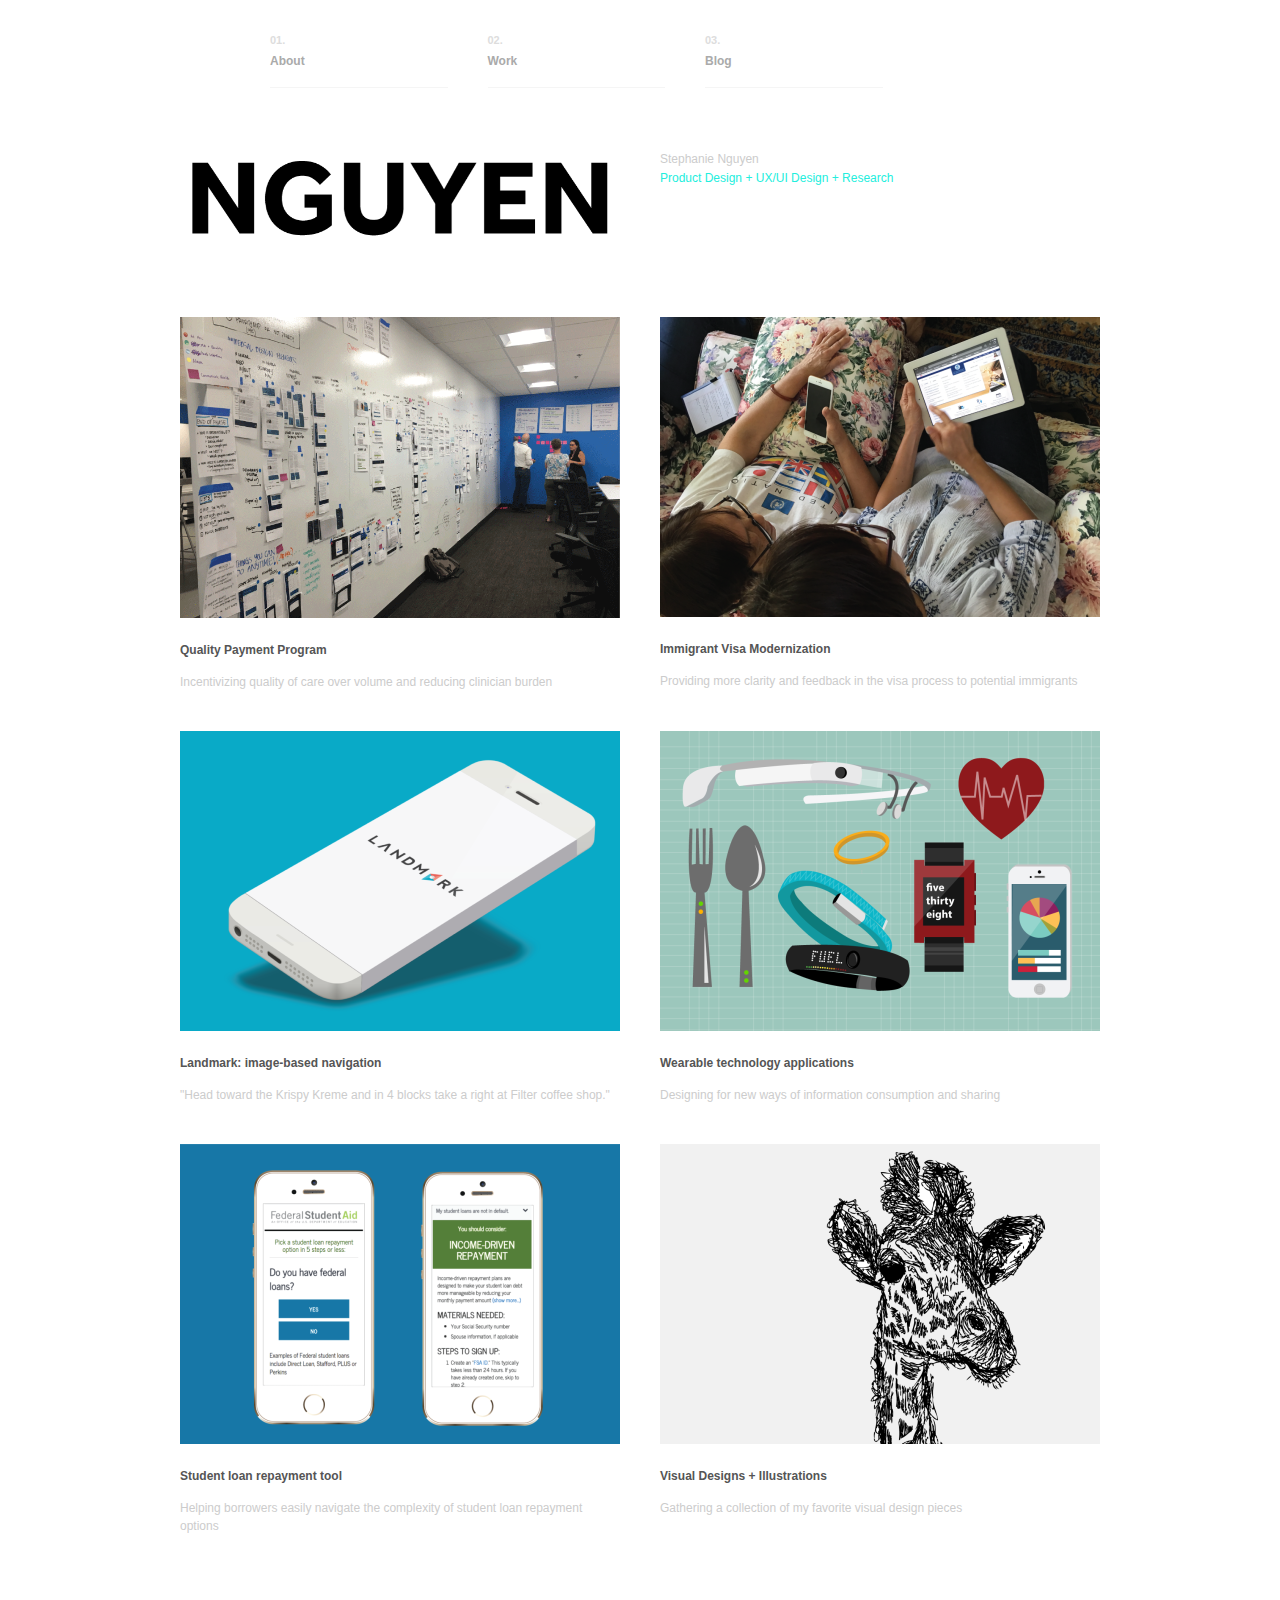
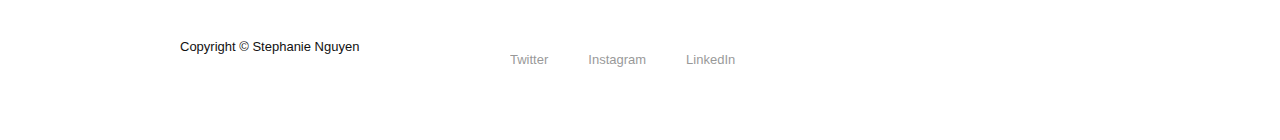
<file: index.html>
<!DOCTYPE html>
<!--[if lt IE 7 ]><html class="ie ie6" lang="en"> <![endif]-->
<!--[if IE 7 ]><html class="ie ie7" lang="en"> <![endif]-->
<!--[if IE 8 ]><html class="ie ie8" lang="en"> <![endif]-->
<!--[if (gte IE 9)|!(IE)]><!--><html lang="en"> <!--<![endif]-->
<head>

	<!-- Basic Page Needs
	================================================== -->
	<meta charset="utf-8">
	<title>Stephanie Nguyen | Product + UX/UI Designer </title>
	<meta name="description" content=".">
	<meta name="author" content="">
	
	<!-- Mobile Specific Metas
	================================================== -->
	<meta name="viewport" content="width=device-width, initial-scale=1, maximum-scale=1">
	
	<!-- CSS Files
	* cssreset-min.css 			- CSS reset
	* typegrid.css				- Responsive grid system
	* style.css					- Main CSS file
	
	Original LESS Stylesheet
	<link rel="stylesheet/less" type="text/css" href="css/style.less" />
	================================================== -->
	<link rel="stylesheet" type="text/css" href="http://yui.yahooapis.com/3.8.0/build/cssreset/cssreset-min.css">
	<link rel="stylesheet" type="text/css" href="css/typegrid.css">
	<link rel="stylesheet" type="text/css" href="css/style.css">


		
	<!--[if lt IE 8]>
		<script src="http://ie7-js.googlecode.com/svn/version/2.1(beta4)/IE8.js"></script>
	<![endif]-->

	<!--[if lt IE 9]>
		<script src="http://html5shim.googlecode.com/svn/trunk/html5.js"></script>
	<![endif]-->

	<link href='http://fonts.googleapis.com/css?family=Roboto+Slab:400,300' rel='stylesheet' type='text/css'>

	<!-- Favicons
	================================================== -->
	<link rel="shortcut icon" href="images/favicon.ico">
	<link rel="apple-touch-icon" href="images/apple-touch-icon.png">

</head>

<body>


	<!-- Header - Half Logo
	================================================== -->
	<section id="header">

		<!-- * * * * * * * * * * * * * * * * * * * * * * *

			Top Bar & Menu (#nav)

		* * * * * * * * * * * * * * * * * * * * * * * * -->
		<div class="topbar">
			<div class="container">
					
				<!--
					A custom jQuery plugin called typeMenu handles the menu
					Add .hide-on-mobile to <li> elements to hide a specific item on mobile viewports
				-->
				<ul id="nav" class="full">
					<li>
						<a href="about.html">
							<span class="count hide-on-mobile">01.</span>
							About
						</a>
					</li>
					<li>
						<a href="index.html">
							<span class="count hide-on-mobile">02.</span>
							Work
						</a>
					</li>
					<li>
						<a href="https://medium.com/@nguyenist" target="_blank">
							<span class="count hide-on-mobile">03.</span>
							Blog
						</a>
					</li>
				</ul> <!-- // #nav -->

			</div><!-- // .container -->
		</div><!-- // .topbar -->

		<div class="logo-wrap">
			<div class="container">
				<div class="desktop-6 columns">
					<h1><a href="index.html" title="Home"><img src="images/logo_text_half.png" alt="" /></a></h1>
				</div><!-- // .desktop-6 -->

				<div class="desktop-6 columns">
					<p class="site-desc">
						Stephanie Nguyen<br />
						<span class="font-color-primary">Product Design + UX/UI Design + Research</span>
					</p><!-- // .site-desc -->
				</div><!-- // .desktop-6 -->

				<div class="clear"></div>
			</div><!-- // .container -->
		</div><!-- // .logo-wrap -->
	</section><!-- // #header -->

	<!-- Works (Two Columns)
	================================================== -->
	<section id="works" class="">
		<div class="container">




				<a href="work-qpp.html" class="permalink">
					<div class="desktop-6 columns">
						<div class="item">
							<img src="images/works_01.png" alt="" />

							<h3>Quality Payment Program</h3>
							<span class="category">Incentivizing quality of care over volume and reducing clinician burden</span>
						</div><!-- // .item -->
					</div><!-- // .desktop-6 -->
				</a>

				
				<a href="work-visamod.html" class="permalink">
					<div class="desktop-6 columns">
						<div class="item">
							<img src="images/works_02.png" alt="" />

							<h3>Immigrant Visa Modernization</h3>
							<span class="category">Providing more clarity and feedback in the visa process to potential immigrants</span>
						</div><!-- // .item -->
					</div><!-- // .desktop-6 -->
				</a>
				<div class="clear"></div>
			


				<a href="work-landmark.html" class="permalink">
					<div class="desktop-6 columns">
						<div class="item">
							<img src="images/works_03.png" alt="" />

							<h3>Landmark: image-based navigation</h3>
							<span class="category">"Head toward the Krispy Kreme and in 4 blocks take a right at Filter coffee shop."</span>
						</div><!-- // .item -->
					</div><!-- // .desktop-6 -->
				</a>

				
				<a href="work-wearably.html" class="permalink">
					<div class="desktop-6 columns">
						<div class="item">
							<img src="images/works_05.png" alt="" />

							<h3>Wearable technology applications</h3>
							<span class="category">Designing for new ways of information consumption and sharing</span>
						</div>
					</div>
				</a>
				<div class="clear"></div>

				<a href="work-ed.html" class="permalink">
					<div class="desktop-6 columns">
						<div class="item">
							<img src="images/works_06.png" alt="" />

							<h3>Student loan repayment tool</h3>
							<span class="category">Helping borrowers easily navigate the complexity of student loan repayment options</span>
						</div>
					</div>
				</a>

				
				<a href="work-visual.html" class="permalink">
					<div class="desktop-6 columns">
						<div class="item">
							<img src="images/works_04.png" alt="" />

							<h3>Visual Designs + Illustrations</h3>
							<span class="category">Gathering a collection of my favorite visual design pieces</span>
						</div><!-- // .item -->
					</div><!-- // .desktop-6 -->
				</a>
				<div class="clear"></div>

		</div><!-- // .container -->
	</section><!-- // section#works -->




	<!-- Footer
	================================================== -->
	<section id="footer">
		<div class="container">
			<div class="desktop-3 columns">
				<p>Copyright &copy; Stephanie Nguyen</p>
			</div><!-- // .desktop-3 -->

			<div class="desktop-9 columns">
				<ul id="social">
					<li><a href="http://www.twitter.com/nguyenist" class="hoverMe">Twitter</a></li>
					<li><a href="https://www.instagram.com/nguyenist" class="hoverMe">Instagram</a></li>
					<li><a href="https://www.linkedin.com/in/stephanie-nguyen-a2110722/" class="hoverMe">LinkedIn</a></li>
				</ul><!-- // #social -->
			</div><!-- // .desktop-9 -->

			<div class="clear"></div>
		</div><!-- // .container -->
	</section><!-- // section#footer -->


	<!-- JS
	================================================== -->
	<!-- 
		Flexslider 2.1 has known issues of manualControls setting with jQuery 1.9~
		Use jQuery 1.8 until Flexslider 2.2 stable version is released
	-->
	<script src="//ajax.googleapis.com/ajax/libs/jquery/1.8/jquery.min.js"></script>
	<script src="js/jQuery.BlackAndWhite.min.js"></script>
	<script src="js/modernizr.js"></script>
	<script src="js/less-1.4.0.min.js"></script>
	<script src="js/jquery.typeMenu.js"></script>
	<script src="js/jquery.typeSticky.js"></script>


	

	


	


	<script src="js/jquery.custom.js"></script>


<!-- End Document
================================================== -->
</body>
</html>
</file>
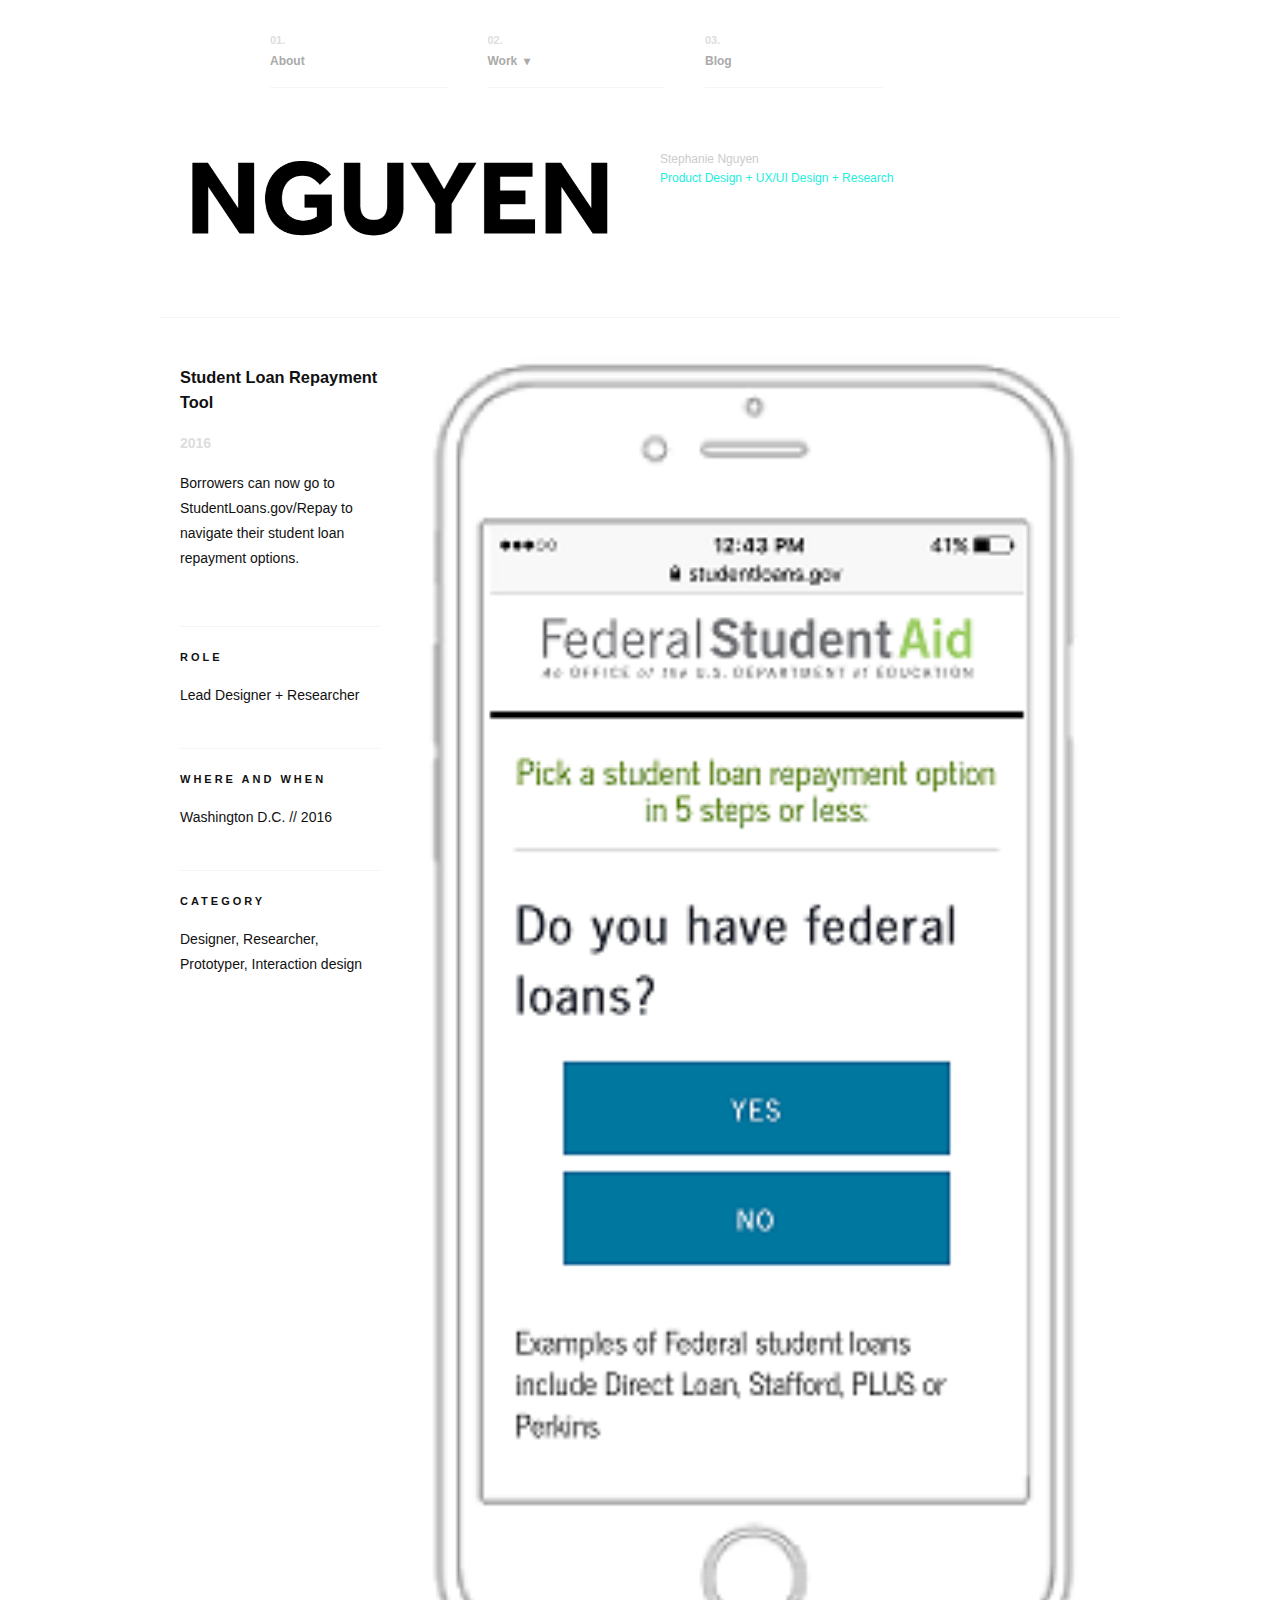
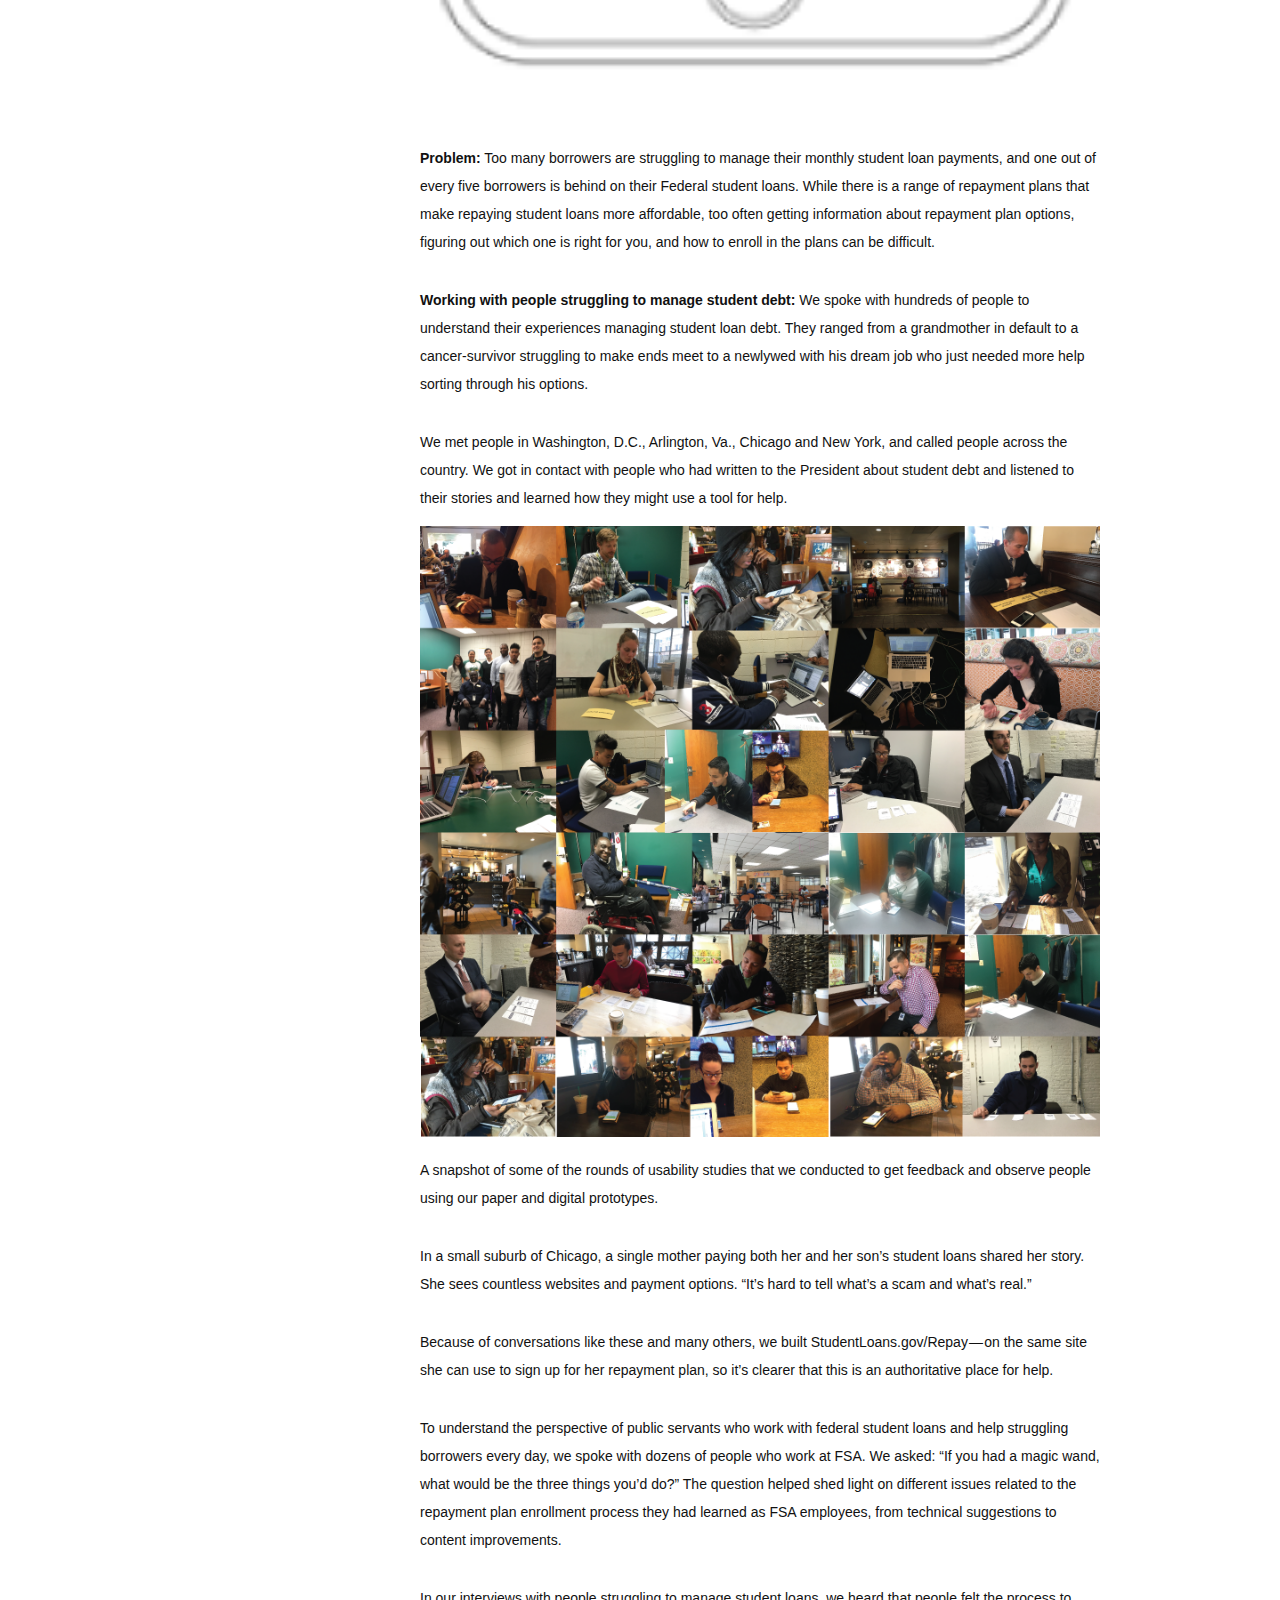
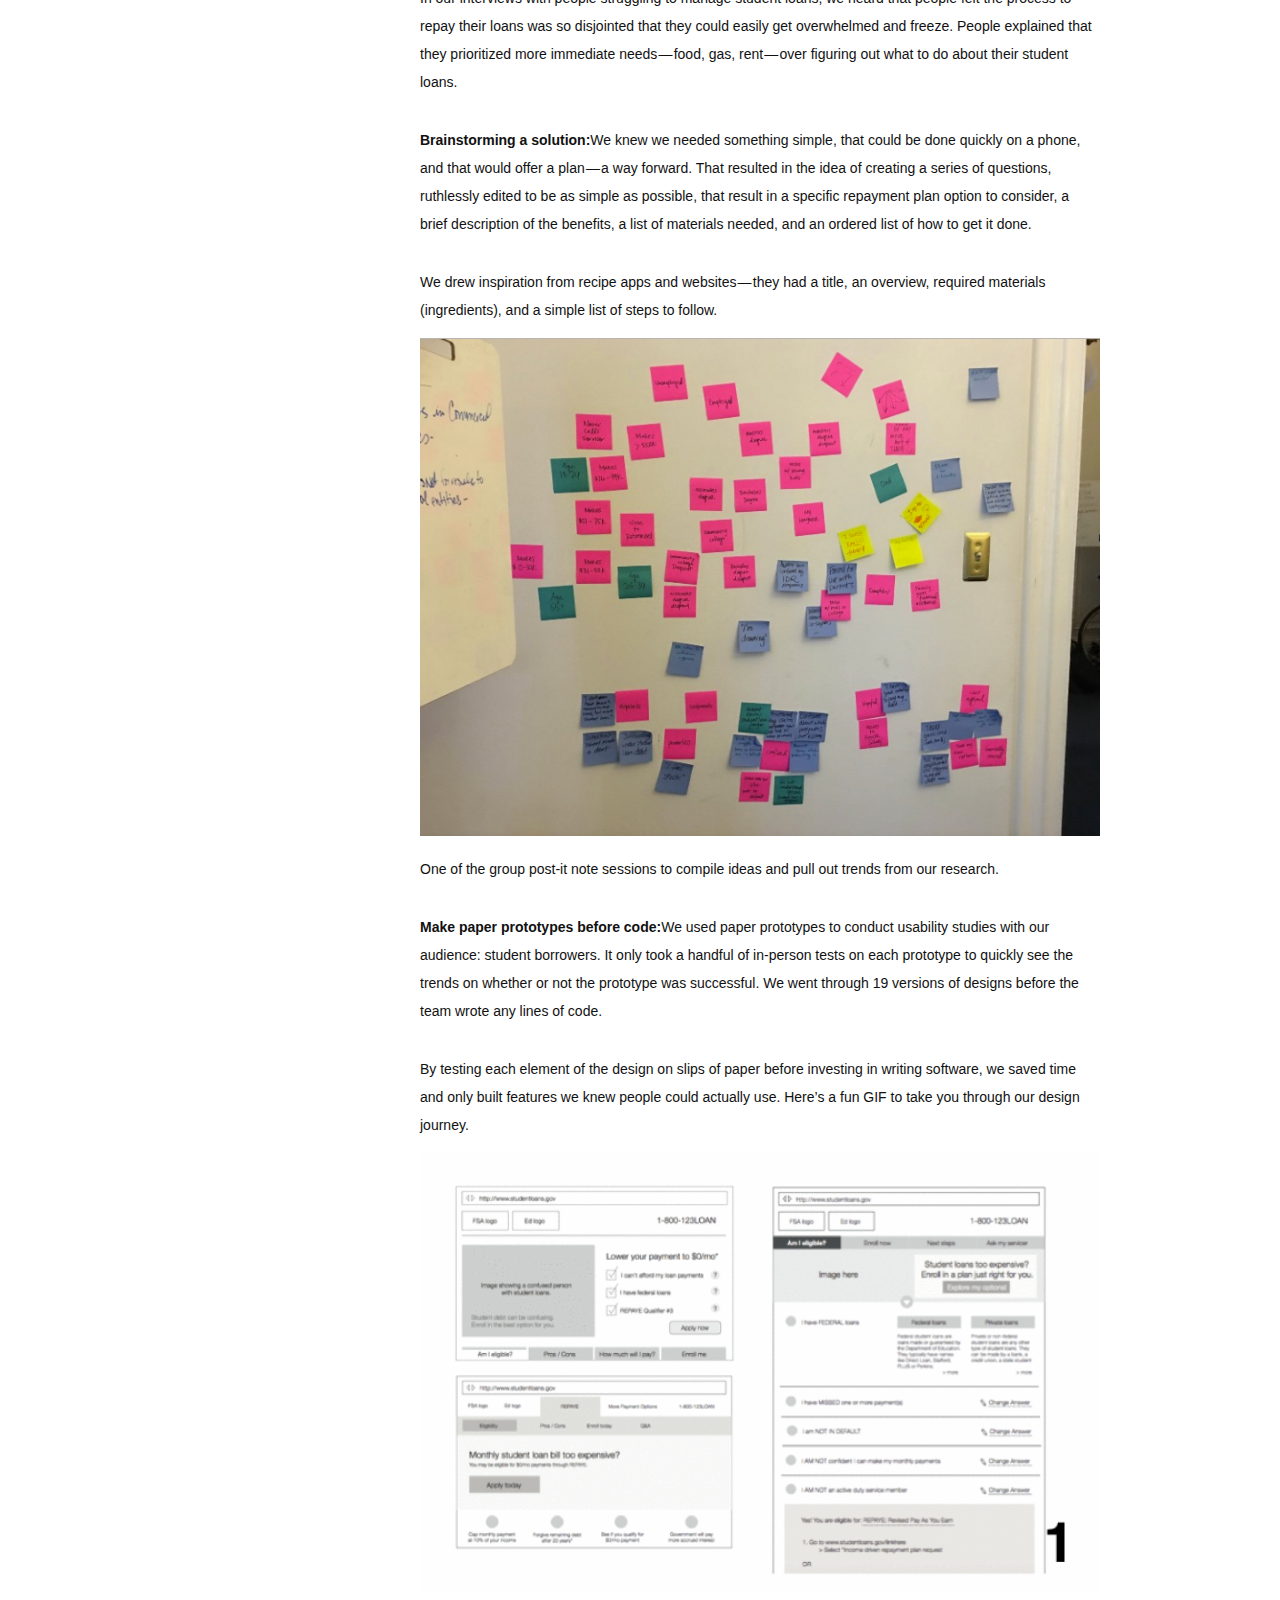
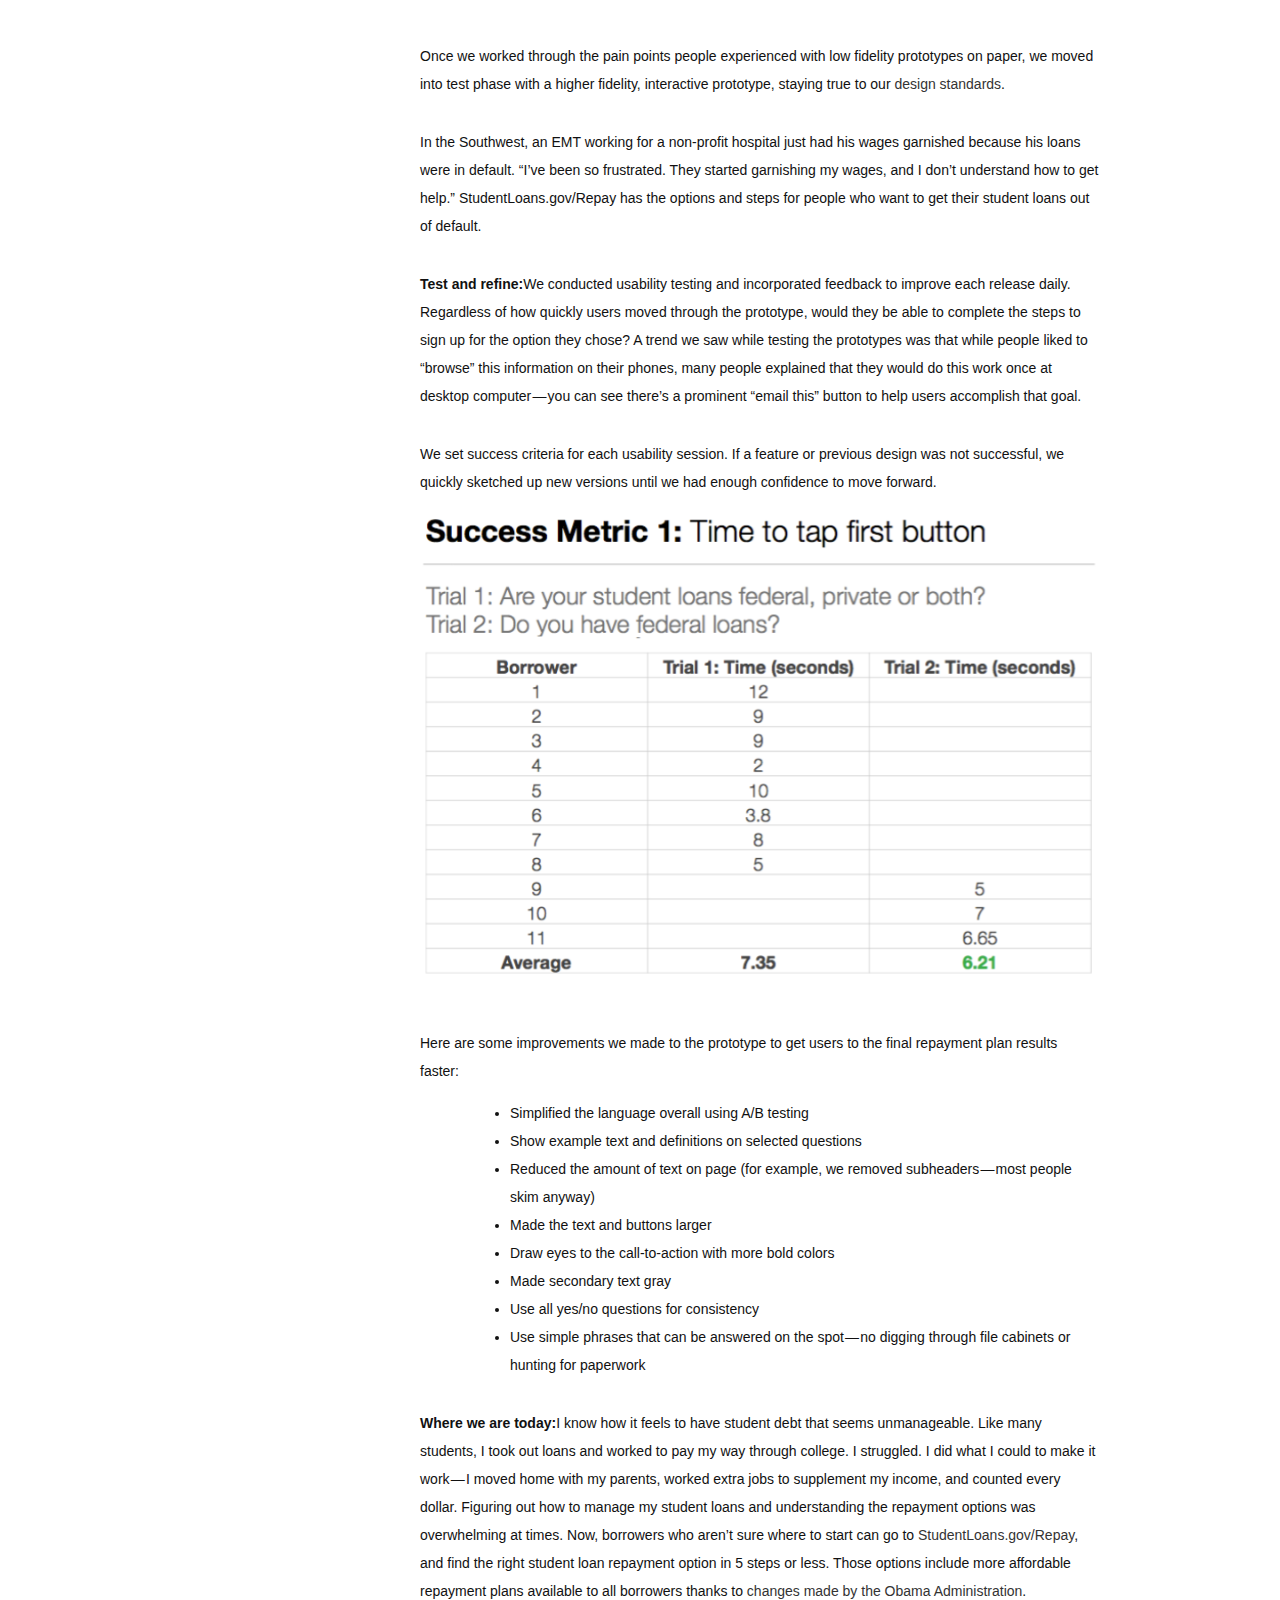
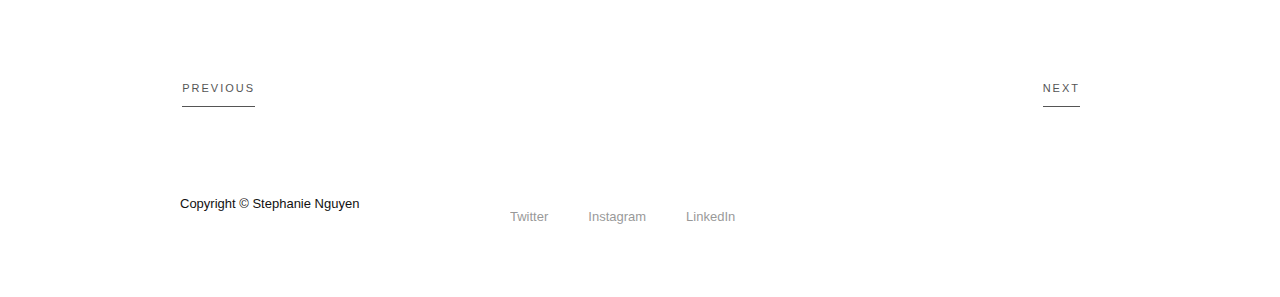
<file: work-ed.html>
<!DOCTYPE html>
<!--[if lt IE 7 ]><html class="ie ie6" lang="en"> <![endif]-->
<!--[if IE 7 ]><html class="ie ie7" lang="en"> <![endif]-->
<!--[if IE 8 ]><html class="ie ie8" lang="en"> <![endif]-->
<!--[if (gte IE 9)|!(IE)]><!--><html lang="en"> <!--<![endif]-->
<head>

	<!-- Basic Page Needs
	================================================== -->
	<meta charset="utf-8">
	<title>Stephanie Nguyen | Product + UX/UI Designer </title>
	<meta name="description" content=".">
	<meta name="author" content="">
	
	<!-- Mobile Specific Metas
	================================================== -->
	<meta name="viewport" content="width=device-width, initial-scale=1, maximum-scale=1">
	
	<!-- CSS Files
	* cssreset-min.css 			- CSS reset
	* typegrid.css				- Responsive grid system
	* style.css					- Main CSS file
	
	Original LESS Stylesheet
	<link rel="stylesheet/less" type="text/css" href="css/style.less" />
	================================================== -->
	<link rel="stylesheet" type="text/css" href="http://yui.yahooapis.com/3.8.0/build/cssreset/cssreset-min.css">
	<link rel="stylesheet" type="text/css" href="css/typegrid.css">
	<link rel="stylesheet" type="text/css" href="css/style.css">


		
	<!--[if lt IE 8]>
		<script src="http://ie7-js.googlecode.com/svn/version/2.1(beta4)/IE8.js"></script>
	<![endif]-->

	<!--[if lt IE 9]>
		<script src="http://html5shim.googlecode.com/svn/trunk/html5.js"></script>
	<![endif]-->

	<link href='http://fonts.googleapis.com/css?family=Roboto+Slab:400,300' rel='stylesheet' type='text/css'>

	<!-- Favicons
	================================================== -->
	<link rel="shortcut icon" href="images/favicon.ico">
	<link rel="apple-touch-icon" href="images/apple-touch-icon.png">

</head>

<body>


	<!-- Header - Half Logo
	================================================== -->
	<section id="header">

		<!-- * * * * * * * * * * * * * * * * * * * * * * *

			Top Bar & Menu (#nav)

		* * * * * * * * * * * * * * * * * * * * * * * * -->
		<div class="topbar">
			<div class="container">
					
				<!--
					A custom jQuery plugin called typeMenu handles the menu
					Add .hide-on-mobile to <li> elements to hide a specific item on mobile viewports
				-->
				<ul id="nav" class="full">
					<li>
						<a href="about.html">
							<span class="count hide-on-mobile">01.</span>
							About
						</a>
					</li>
					<li>
						<a href="index.html">
							<span class="count hide-on-mobile">02.</span>
							Work
						</a>
						<ul>
						</ul>
					</li>
					<li>
						<a href="https://medium.com/@nguyenist" target="_blank">
							<span class="count hide-on-mobile">03.</span>
							Blog
						</a>
					</li>
					
				</ul><!-- // #nav -->

			</div><!-- // .container -->
		</div><!-- // .topbar -->

		<div class="logo-wrap">
			<div class="container">
				<div class="desktop-6 columns">
					<h1><a href="index.html" title="Home"><img src="images/logo_text_half.png" alt="" /></a></h1>
				</div><!-- // .desktop-6 -->

				<div class="desktop-6 columns">
					<p class="site-desc">
						Stephanie Nguyen<br />
						<span class="font-color-primary">Product Design + UX/UI Design + Research</span>
					</p><!-- // .site-desc -->
				</div><!-- // .desktop-6 -->

				<div class="clear"></div>
			</div><!-- // .container -->
		</div><!-- // .logo-wrap -->
	</section><!-- // #header -->

	<!-- Work - Single Page (Left Sidebar)
	================================================== -->
	<section id="works" class="page single">


		<div class="container"> <!--US Digital Service -->

			<div class="border-top"></div>
			<div class="desktop-3 tablet-12 nested columns">
				<div class="sidebar sticky">

					<div class="desktop-3 tablet-12 columns">
					
						<div class="box-info">
							<h3>Student Loan Repayment Tool</h3>
							<p class="project-desc">2016</p>

							<p>Borrowers can now go to StudentLoans.gov/Repay to navigate their student loan repayment options.</p>
						</div><!-- // .box-info -->

					</div><!-- // .desktop-3 -->

					<div class="desktop-3 tablet-6 columns">

						<div class="box-info">
							<h4 class="border-top">Role</h4>
							<p>
								Lead Designer + Researcher
							</p>
						</div><!-- // .box-info -->

						<div class="box-info">
							<h4 class="border-top">Where and when</h4>
							<p>
								Washington D.C. // 2016
							</p>
						</div><!-- // .box-info -->

						<div class="box-info">
							<h4 class="border-top">Category</h4>
							<p>
								Designer, Researcher, Prototyper, Interaction design
							</p>
						</div><!-- // .box-info -->

					</div><!-- // .desktop-3 -->

					<div class="clear"></div>

				</div><!-- // .sticky -->

			</div><!-- // .desktop-3 .nested -->


			<!-- CONTENT SECTION-->
			<div class="desktop-9 tablet-12 columns">

				<div align="middle"><img src="images/work_05_ed_1.png" alt="" /></div>


				<p><b>Problem:</b> Too many borrowers are struggling to manage their monthly student loan payments, and one out of every five borrowers is behind on their Federal student loans. While there is a range of repayment plans that make repaying student loans more affordable, too often getting information about repayment plan options, figuring out which one is right for you, and how to enroll in the plans can be difficult.</p>

				<p><b>Working with people struggling to manage student debt:</b> We spoke with hundreds of people to understand their experiences managing student loan debt. They ranged from a grandmother in default to a cancer-survivor struggling to make ends meet to a newlywed with his dream job who just needed more help sorting through his options.</p>

				<p>We met people in Washington, D.C., Arlington, Va., Chicago and New York, and called people across the country. We got in contact with people who had written to the President about student debt and listened to their stories and learned how they might use a tool for help.</p>

				<img src="images/work_05_ed_2.png" alt="" />A snapshot of some of the rounds of usability studies that we conducted to get feedback and observe people using our paper and digital prototypes.

				<p>In a small suburb of Chicago, a single mother paying both her and her son’s student loans shared her story. She sees countless websites and payment options. “It’s hard to tell what’s a scam and what’s real.”</p>

				<p>Because of conversations like these and many others, we built StudentLoans.gov/Repay — on the same site she can use to sign up for her repayment plan, so it’s clearer that this is an authoritative place for help.</p>

				<p>To understand the perspective of public servants who work with federal student loans and help struggling borrowers every day, we spoke with dozens of people who work at FSA. We asked: “If you had a magic wand, what would be the three things you’d do?” The question helped shed light on different issues related to the repayment plan enrollment process they had learned as FSA employees, from technical suggestions to content improvements.</p>

				<p>In our interviews with people struggling to manage student loans, we heard that people felt the process to repay their loans was so disjointed that they could easily get overwhelmed and freeze. People explained that they prioritized more immediate needs — food, gas, rent — over figuring out what to do about their student loans.</p>

				<p><b>Brainstorming a solution:</b>We knew we needed something simple, that could be done quickly on a phone, and that would offer a plan — a way forward. That resulted in the idea of creating a series of questions, ruthlessly edited to be as simple as possible, that result in a specific repayment plan option to consider, a brief description of the benefits, a list of materials needed, and an ordered list of how to get it done.</p>

				<p>We drew inspiration from recipe apps and websites — they had a title, an overview, required materials (ingredients), and a simple list of steps to follow.</p>

				<img src="images/work_05_ed_3.png" alt="" />One of the group post-it note sessions to compile ideas and pull out trends from our research.

				<p><b>Make paper prototypes before code:</b>We used paper prototypes to conduct usability studies with our audience: student borrowers. It only took a handful of in-person tests on each prototype to quickly see the trends on whether or not the prototype was successful. We went through 19 versions of designs before the team wrote any lines of code.</p>

				<p>By testing each element of the design on slips of paper before investing in writing software, we saved time and only built features we knew people could actually use. Here’s a fun GIF to take you through our design journey.</p>

				<img src="images/work_05_ed_4.gif" alt="" />

				<p>Once we worked through the pain points people experienced with low fidelity prototypes on paper, we moved into test phase with a higher fidelity, interactive prototype, staying true to our <a href="https://standards.usa.gov/">design standards</a>.</p>

				<p>In the Southwest, an EMT working for a non-profit hospital just had his wages garnished because his loans were in default. “I’ve been so frustrated. They started garnishing my wages, and I don’t understand how to get help.” StudentLoans.gov/Repay has the options and steps for people who want to get their student loans out of default.</p>

				<p><b>Test and refine:</b>We conducted usability testing and incorporated feedback to improve each release daily. Regardless of how quickly users moved through the prototype, would they be able to complete the steps to sign up for the option they chose? A trend we saw while testing the prototypes was that while people liked to “browse” this information on their phones, many people explained that they would do this work once at desktop computer — you can see there’s a prominent “email this” button to help users accomplish that goal.</p>

				<p>We set success criteria for each usability session. If a feature or previous design was not successful, we quickly sketched up new versions until we had enough confidence to move forward.</p>

				<img src="images/work_05_ed_5.png" alt="" />

				<p>Here are some improvements we made to the prototype to get users to the final repayment plan results faster:
					<ul>
						<li>Simplified the language overall using A/B testing</li>
						<li>Show example text and definitions on selected questions</li>
						<li>Reduced the amount of text on page (for example, we removed subheaders — most people skim anyway)</li>
						<li>Made the text and buttons larger</li>
						<li>Draw eyes to the call-to-action with more bold colors</li>
						<li>Made secondary text gray</li>
						<li>Use all yes/no questions for consistency</li>
						<li>Use simple phrases that can be answered on the spot — no digging through file cabinets or hunting for paperwork</li>
					</ul>
				</p>

				<p><b>Where we are today:</b>I know how it feels to have student debt that seems unmanageable. Like many students, I took out loans and worked to pay my way through college. I struggled. I did what I could to make it work — I moved home with my parents, worked extra jobs to supplement my income, and counted every dollar. Figuring out how to manage my student loans and understanding the repayment options was overwhelming at times. Now, borrowers who aren’t sure where to start can go to <a href="http://studentloans.gov/repay">StudentLoans.gov/Repay</a>, and find the right student loan repayment option in 5 steps or less. Those options include more affordable repayment plans available to all borrowers thanks to <a href="https://www.whitehouse.gov/the-press-office/2016/04/28/fact-sheet-taking-action-help-more-americans-manage-student-debt">changes made by the Obama Administration</a>.</p>

			</div><!-- // .desktop-9 -->

			<div class="clear"></div>

		</div><!-- // .container -->


	</section><!-- // END OF CONTENT SECTION -->

			<div class="columns">
				
					<div class="nav-pages">
						<a href="work-wearably.html" title="Previous" class="link-prev">
							<div>
								<span>Previous</span>
							</div>
						</a><!-- // .link-prev -->

						<a href="work-visual.html" title="Next" class="link-next">
							<div>
								<span>Next</span>
							</div>
						</a><!-- // .link-next -->
						
						<div class="clear"></div>
					</div><!-- // .nav-pages -->			</div><!-- // .desktop-12 -->


	<!-- Footer
	================================================== -->
	<section id="footer">
		<div class="container">
			<div class="desktop-3 columns">
				<p>Copyright &copy; Stephanie Nguyen</p>
			</div><!-- // .desktop-3 -->

			<div class="desktop-9 columns">
				<ul id="social">
					<li><a href="http://www.twitter.com/nguyenist" class="hoverMe">Twitter</a></li>
					<li><a href="https://www.instagram.com/nguyenist" class="hoverMe">Instagram</a></li>
					<li><a href="https://www.linkedin.com/in/stephanie-nguyen-a2110722/" class="hoverMe">LinkedIn</a></li>
				</ul><!-- // #social -->
			</div><!-- // .desktop-9 -->

			<div class="clear"></div>
		</div><!-- // .container -->
	</section><!-- // section#footer -->


	<!-- JS
	================================================== -->
	<!-- 
		Flexslider 2.1 has known issues of manualControls setting with jQuery 1.9~
		Use jQuery 1.8 until Flexslider 2.2 stable version is released
	-->
	<script src="//ajax.googleapis.com/ajax/libs/jquery/1.8/jquery.min.js"></script>
	<script src="js/jQuery.BlackAndWhite.min.js"></script>
	<script src="js/modernizr.js"></script>
	<script src="js/less-1.4.0.min.js"></script>
	<script src="js/jquery.typeMenu.js"></script>
	<script src="js/jquery.typeSticky.js"></script>


	

	


	


	<script src="js/jquery.custom.js"></script>


<!-- End Document
================================================== -->
</body>
</html>
</file>
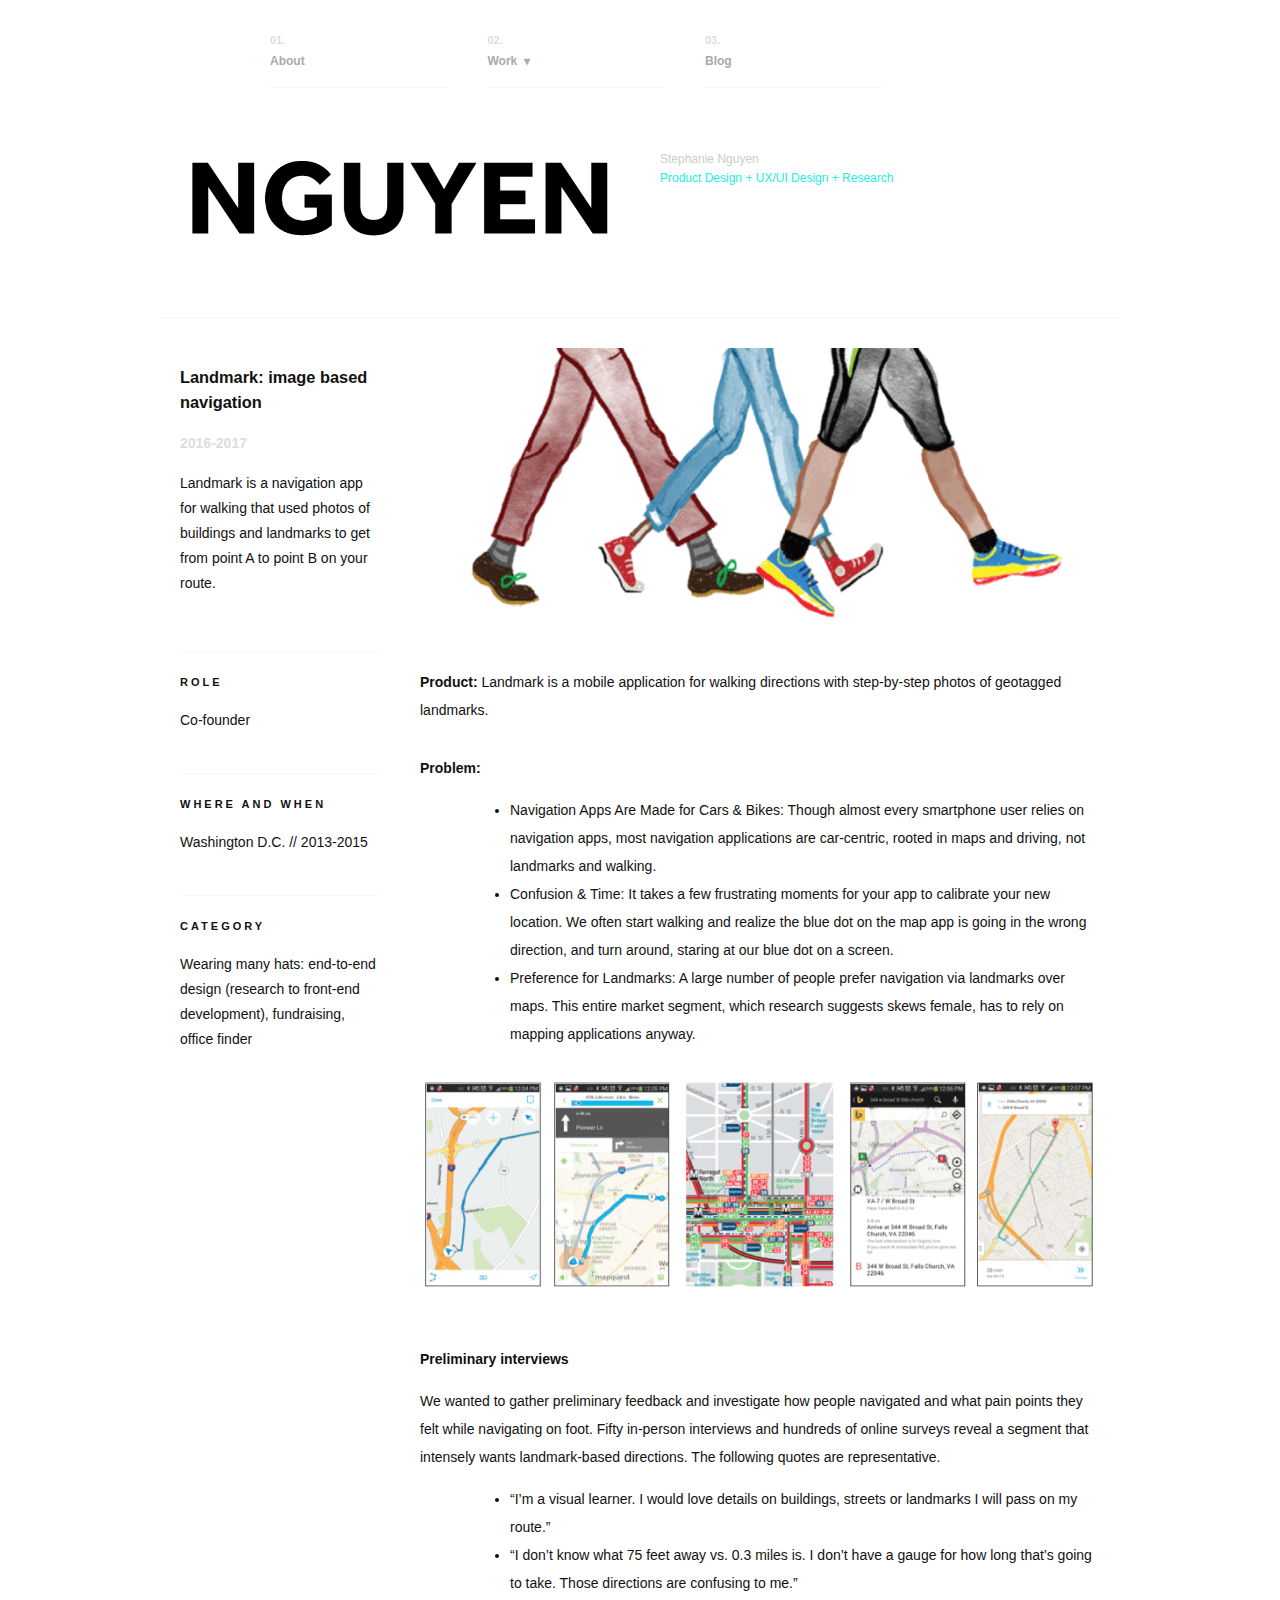
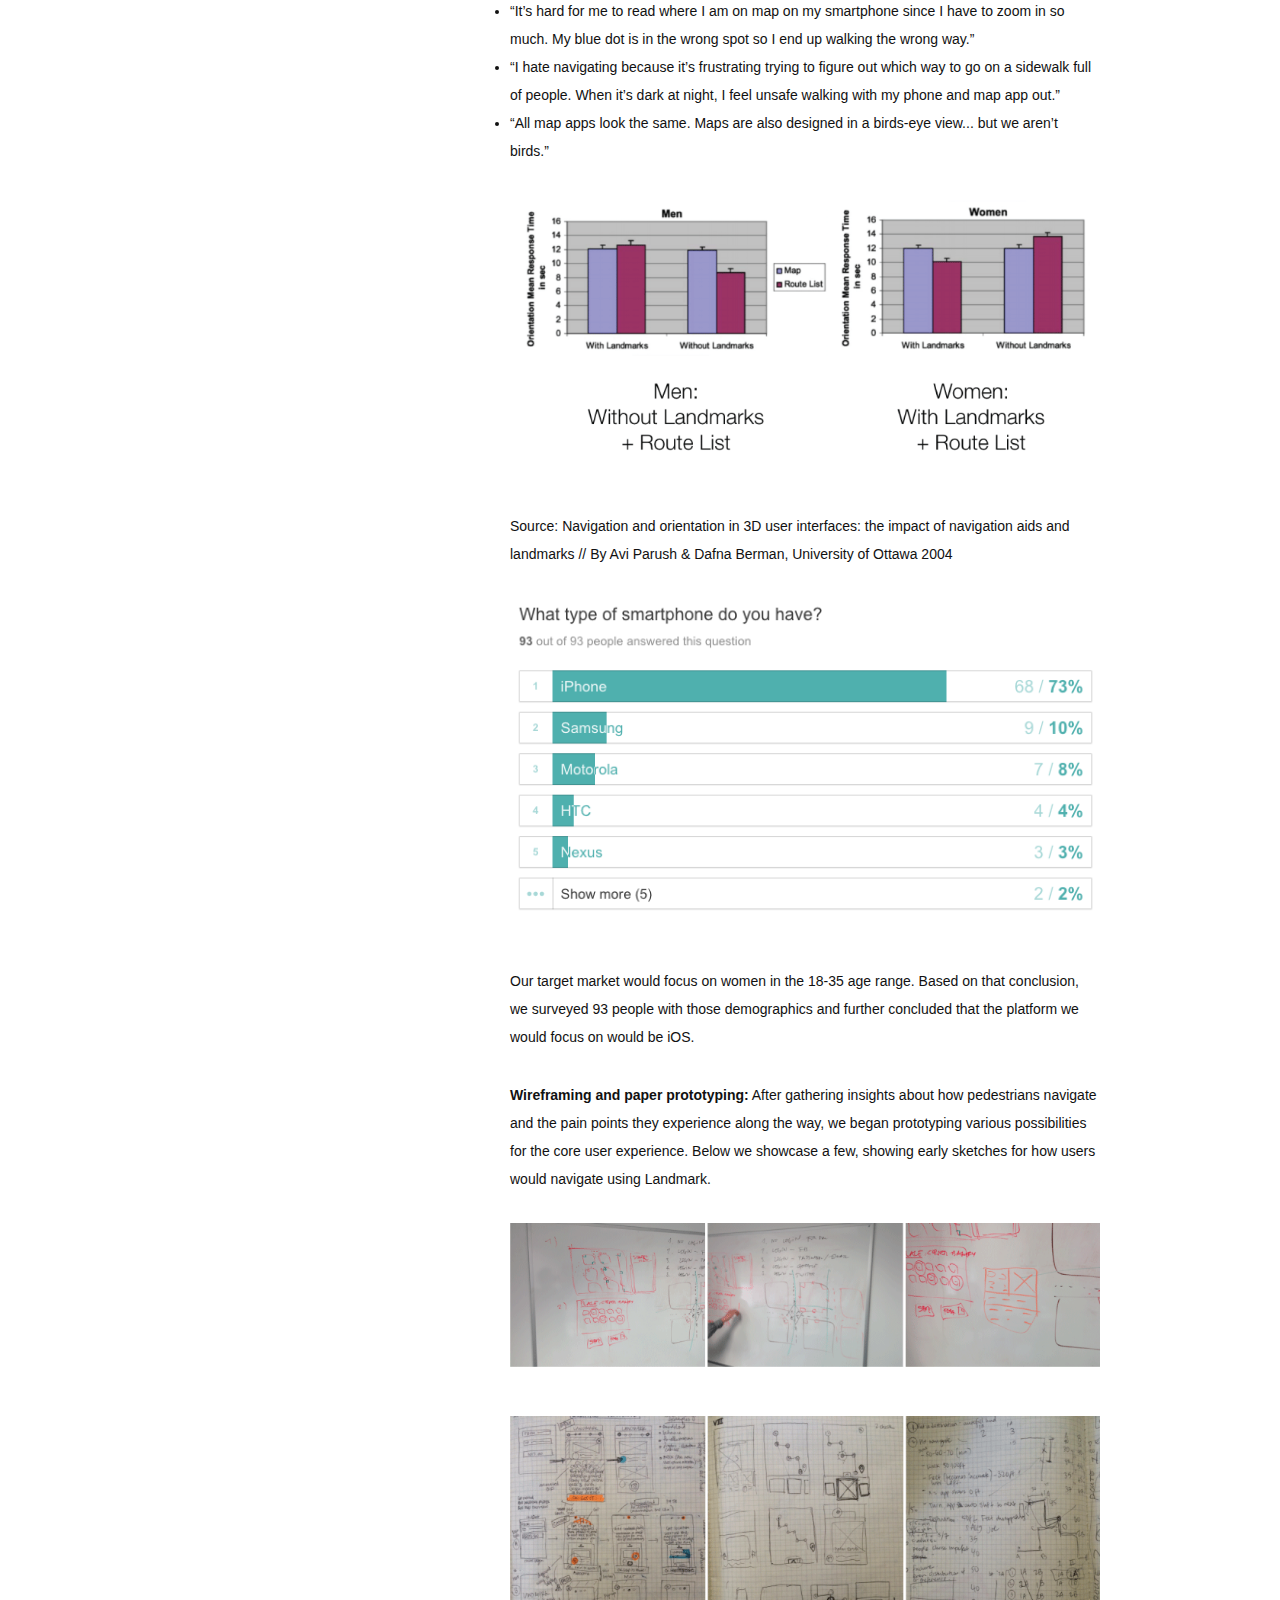
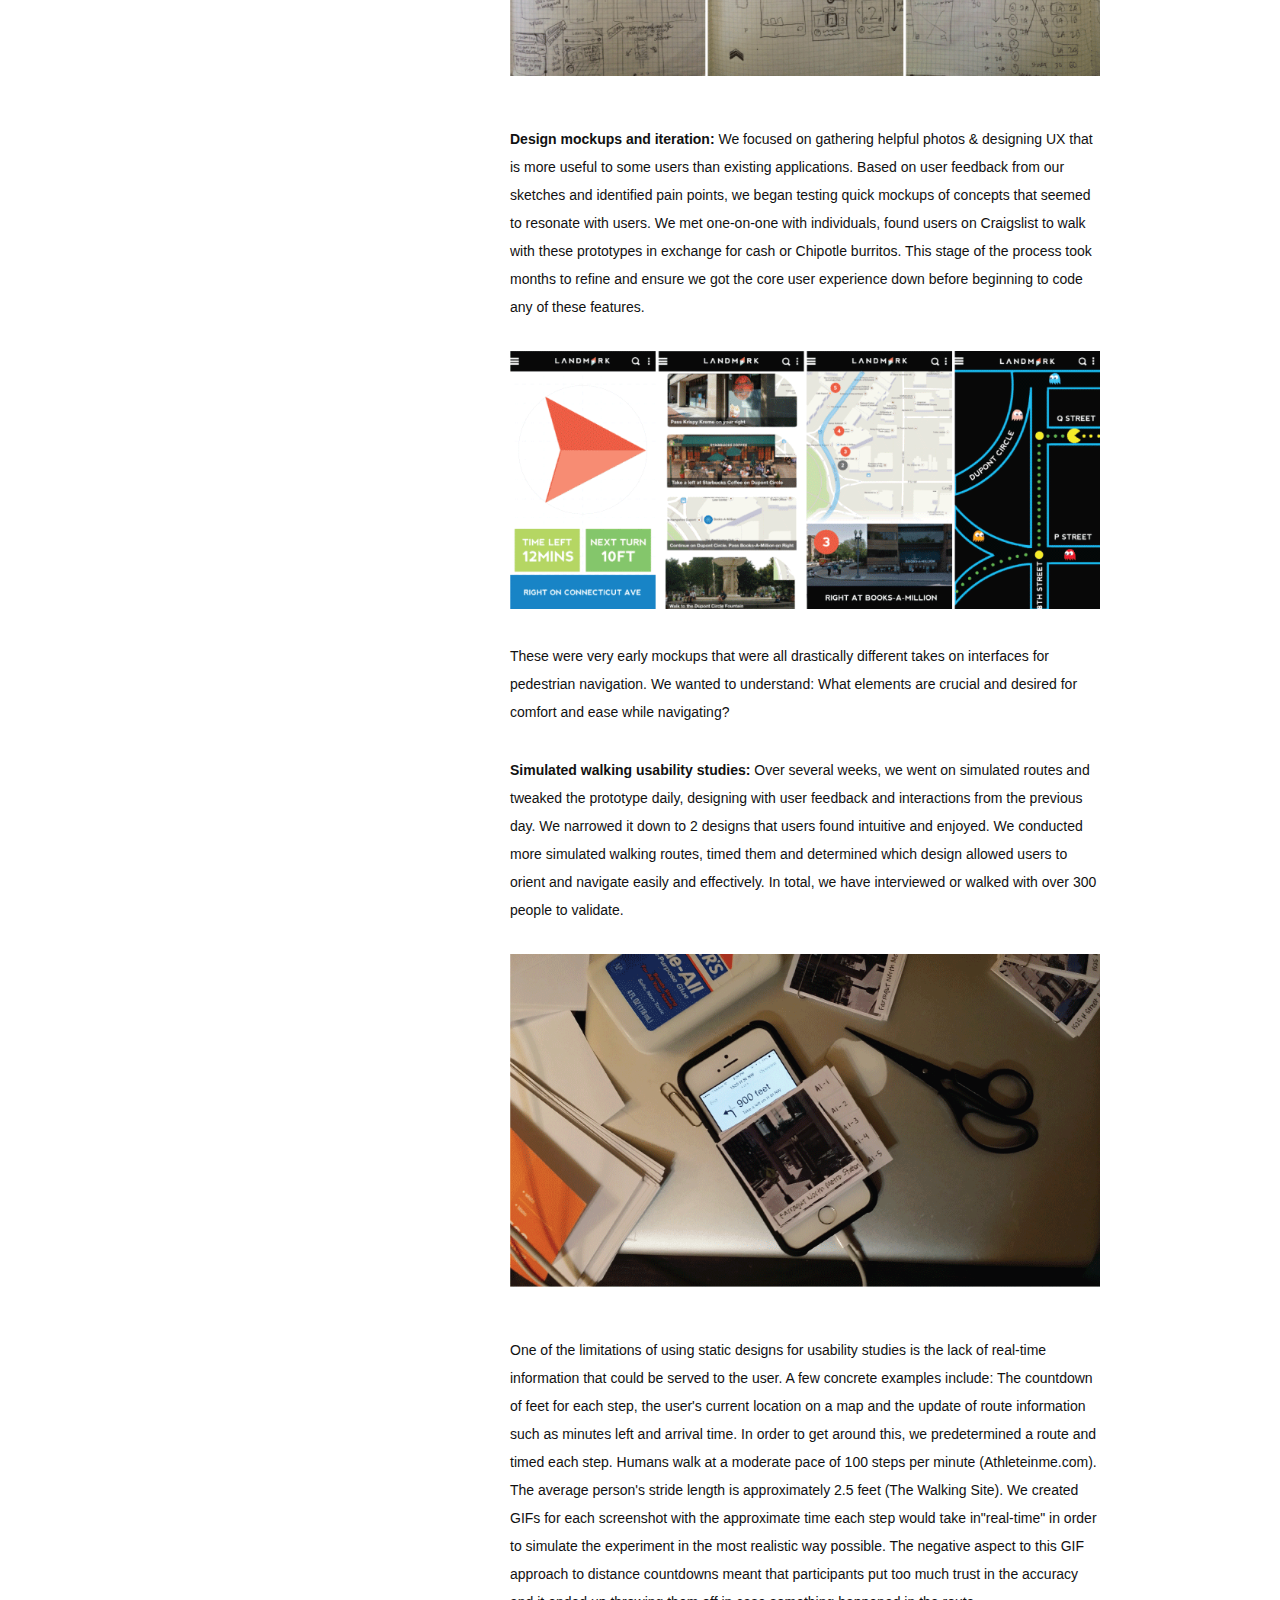
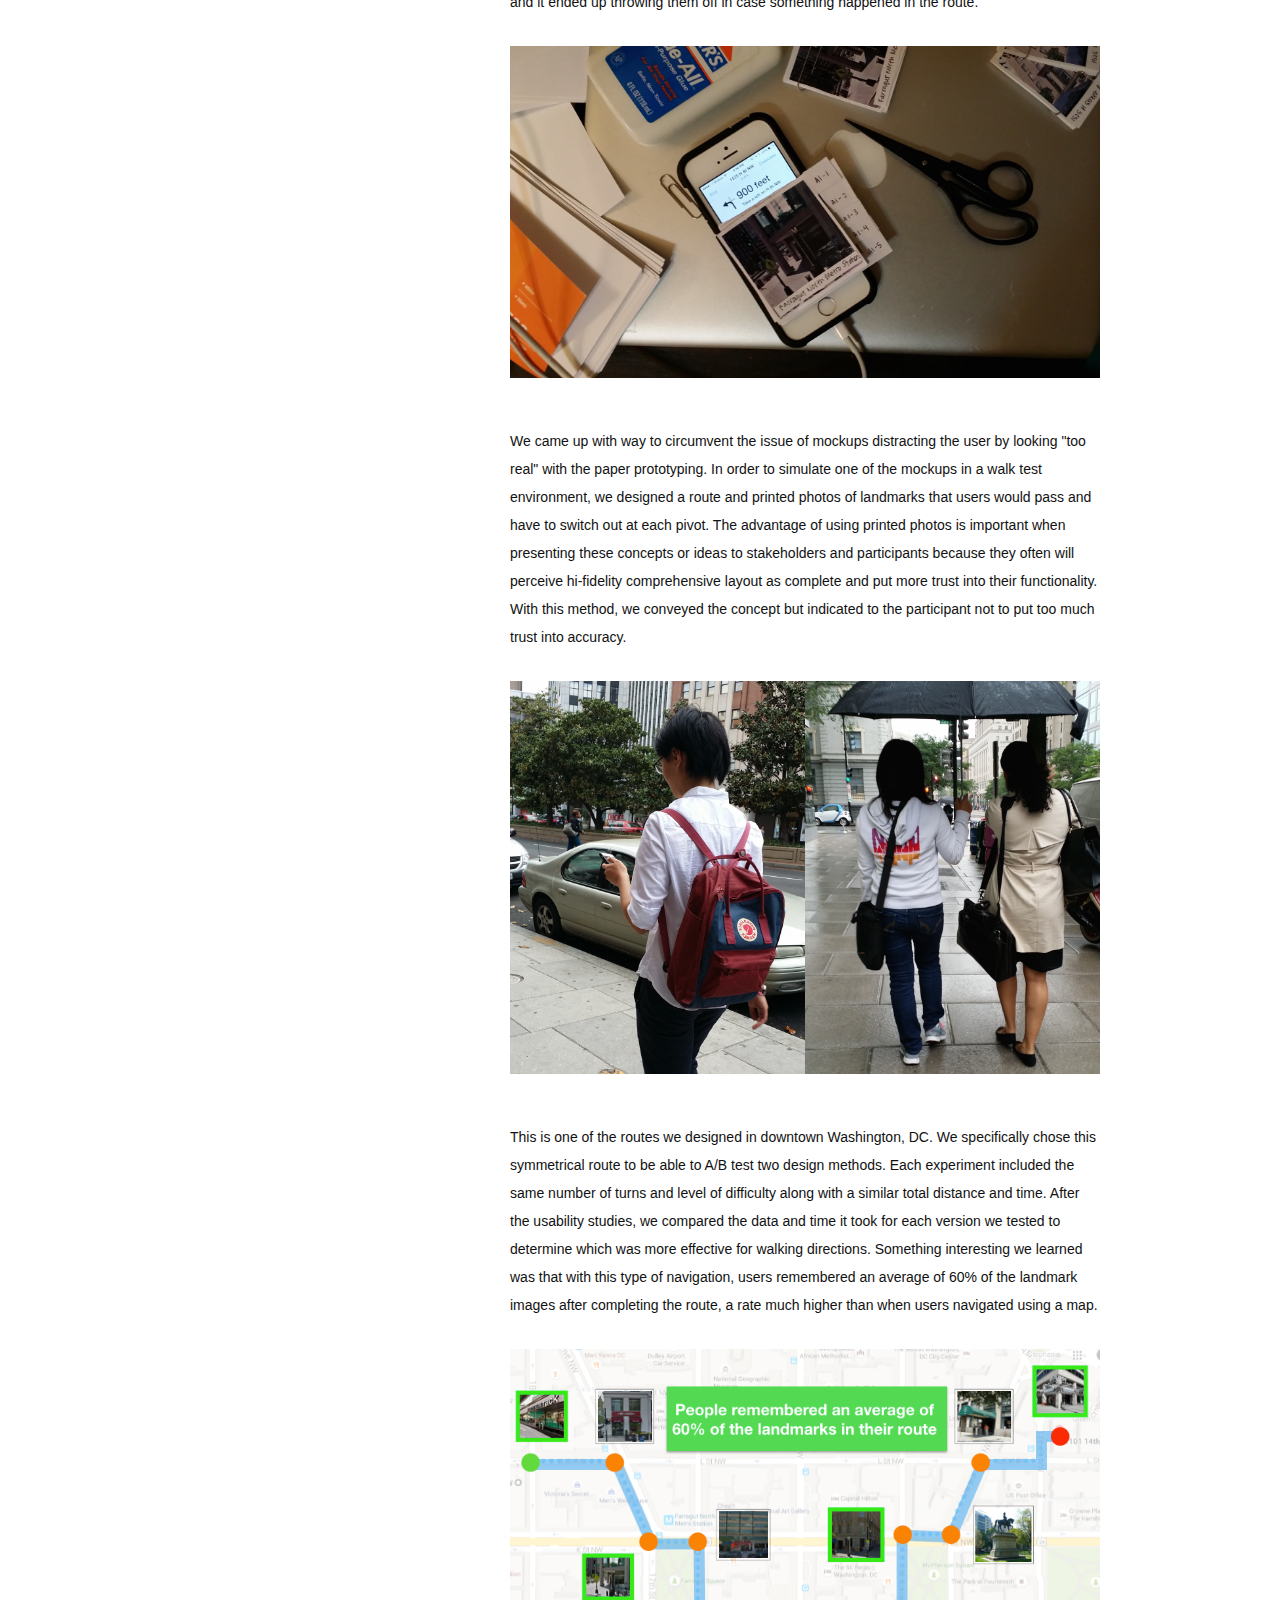
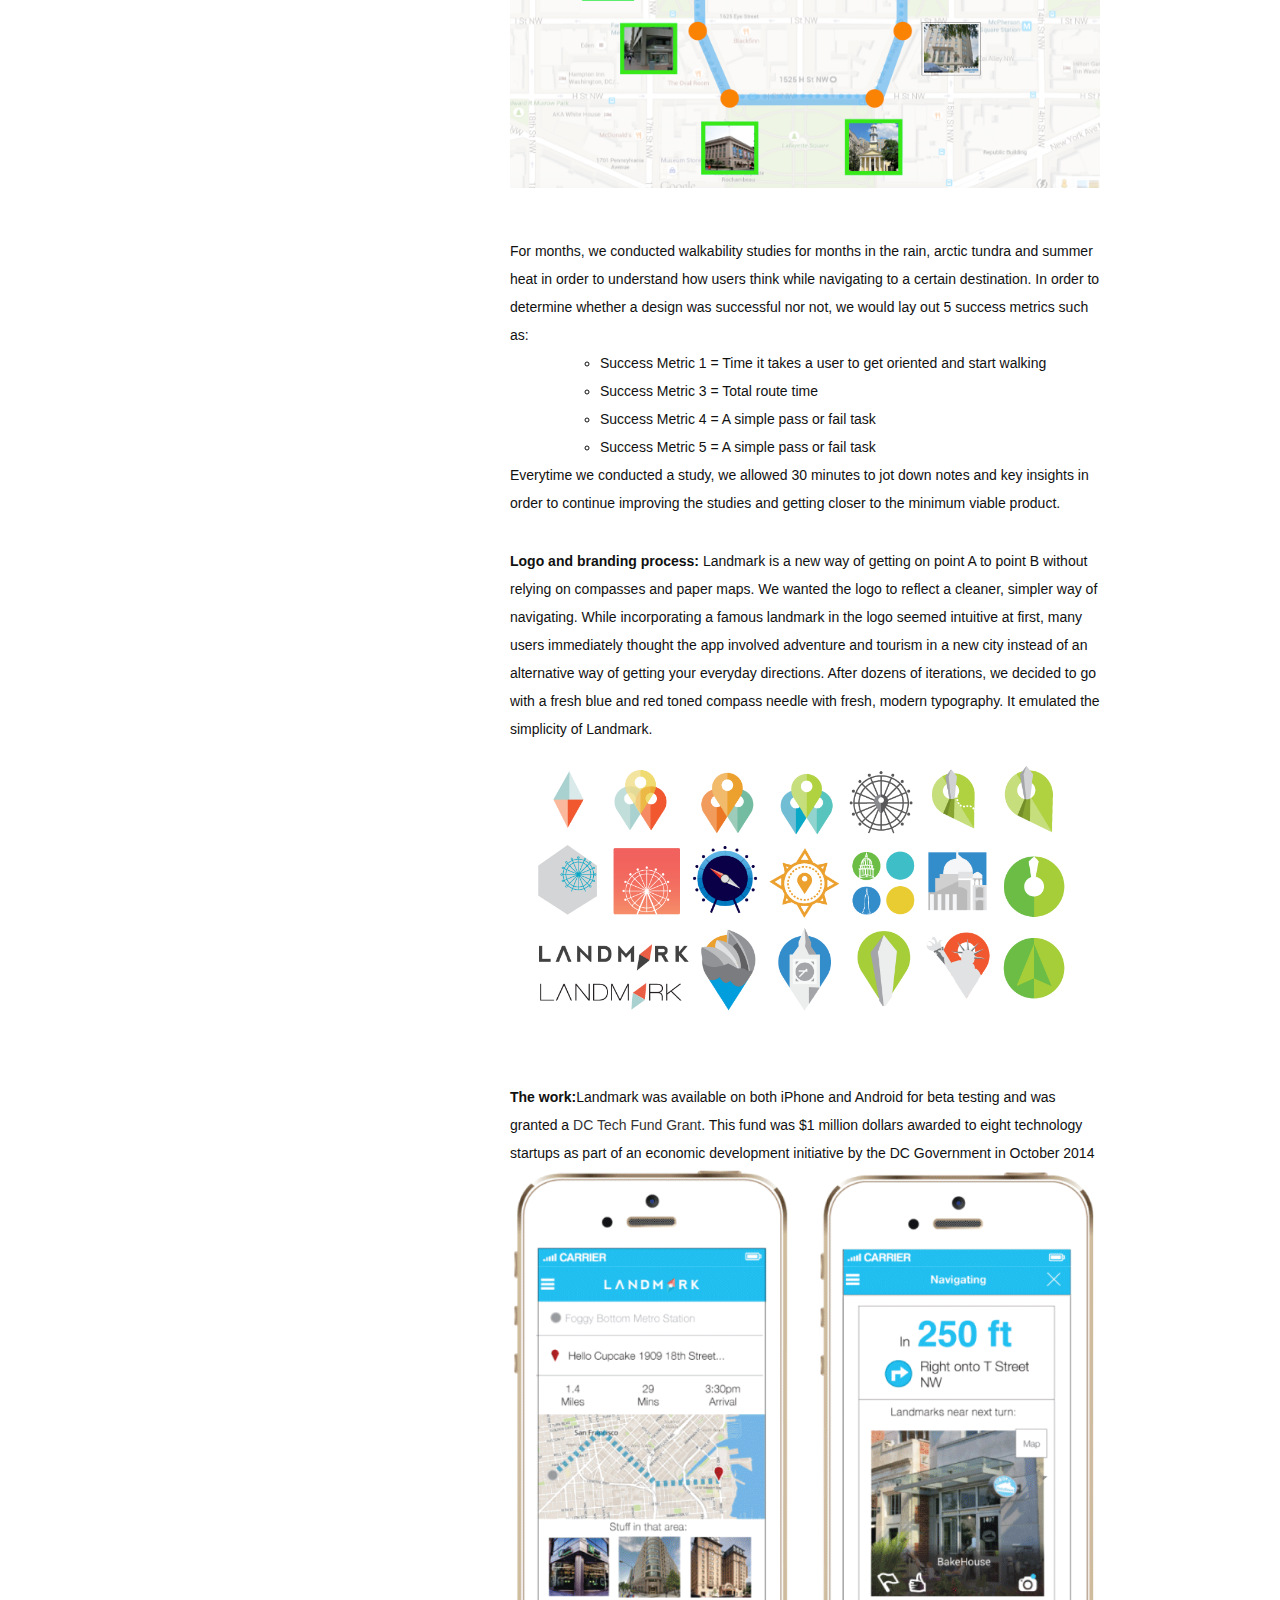
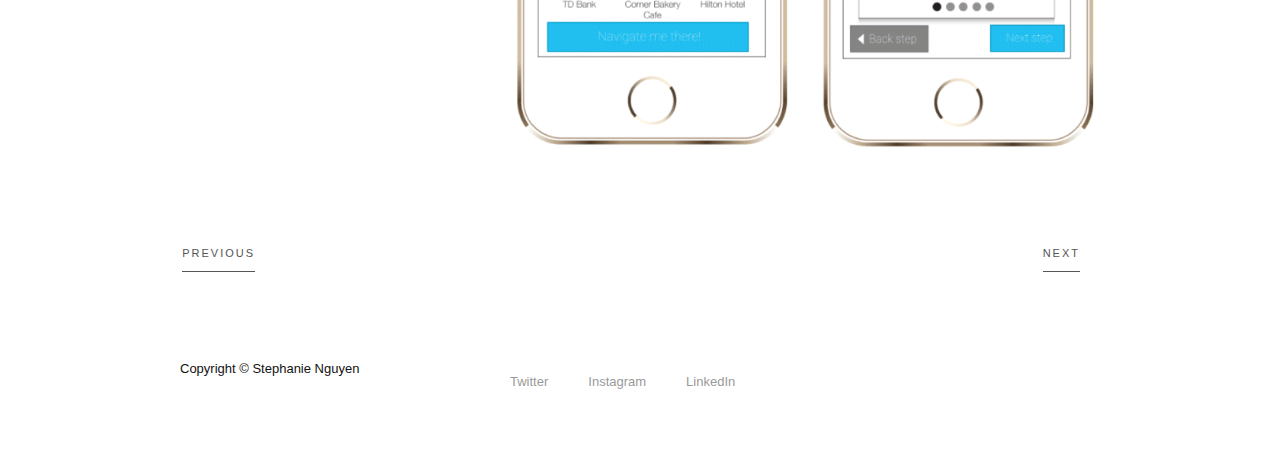
<file: work-landmark.html>
<!DOCTYPE html>
<!--[if lt IE 7 ]><html class="ie ie6" lang="en"> <![endif]-->
<!--[if IE 7 ]><html class="ie ie7" lang="en"> <![endif]-->
<!--[if IE 8 ]><html class="ie ie8" lang="en"> <![endif]-->
<!--[if (gte IE 9)|!(IE)]><!--><html lang="en"> <!--<![endif]-->
<head>

	<!-- Basic Page Needs
	================================================== -->
	<meta charset="utf-8">
	<title>Stephanie Nguyen | Product + UX/UI Designer </title>
	<meta name="description" content=".">
	<meta name="author" content="">
	
	<!-- Mobile Specific Metas
	================================================== -->
	<meta name="viewport" content="width=device-width, initial-scale=1, maximum-scale=1">
	
	<!-- CSS Files
	* cssreset-min.css 			- CSS reset
	* typegrid.css				- Responsive grid system
	* style.css					- Main CSS file
	
	Original LESS Stylesheet
	<link rel="stylesheet/less" type="text/css" href="css/style.less" />
	================================================== -->
	<link rel="stylesheet" type="text/css" href="http://yui.yahooapis.com/3.8.0/build/cssreset/cssreset-min.css">
	<link rel="stylesheet" type="text/css" href="css/typegrid.css">
	<link rel="stylesheet" type="text/css" href="css/style.css">


		
	<!--[if lt IE 8]>
		<script src="http://ie7-js.googlecode.com/svn/version/2.1(beta4)/IE8.js"></script>
	<![endif]-->

	<!--[if lt IE 9]>
		<script src="http://html5shim.googlecode.com/svn/trunk/html5.js"></script>
	<![endif]-->

	<link href='http://fonts.googleapis.com/css?family=Roboto+Slab:400,300' rel='stylesheet' type='text/css'>

	<!-- Favicons
	================================================== -->
	<link rel="shortcut icon" href="images/favicon.ico">
	<link rel="apple-touch-icon" href="images/apple-touch-icon.png">

</head>

<body>


	<!-- Header - Half Logo
	================================================== -->
	<section id="header">

		<!-- * * * * * * * * * * * * * * * * * * * * * * *

			Top Bar & Menu (#nav)

		* * * * * * * * * * * * * * * * * * * * * * * * -->
		<div class="topbar">
			<div class="container">
					
				<!--
					A custom jQuery plugin called typeMenu handles the menu
					Add .hide-on-mobile to <li> elements to hide a specific item on mobile viewports
				-->
				<ul id="nav" class="full">
					<li>
						<a href="about.html">
							<span class="count hide-on-mobile">01.</span>
							About
						</a>
					</li>
					<li>
						<a href="index.html">
							<span class="count hide-on-mobile">02.</span>
							Work
						</a>
						<ul>
						</ul>
					</li>
					<li>
						<a href="https://medium.com/@nguyenist" target="_blank">
							<span class="count hide-on-mobile">03.</span>
							Blog
						</a>
					</li>
					
				</ul><!-- // #nav -->

			</div><!-- // .container -->
		</div><!-- // .topbar -->

		<div class="logo-wrap">
			<div class="container">
				<div class="desktop-6 columns">
					<h1><a href="index.html" title="Home"><img src="images/logo_text_half.png" alt="" /></a></h1>
				</div><!-- // .desktop-6 -->

				<div class="desktop-6 columns">
					<p class="site-desc">
						Stephanie Nguyen<br />
						<span class="font-color-primary">Product Design + UX/UI Design + Research</span>
					</p><!-- // .site-desc -->
				</div><!-- // .desktop-6 -->

				<div class="clear"></div>
			</div><!-- // .container -->
		</div><!-- // .logo-wrap -->
	</section><!-- // #header -->

	<!-- Work - Single Page (Left Sidebar)
	================================================== -->
	<section id="works" class="page single">


		<div class="container"> <!--US Digital Service -->

			<div class="border-top"></div>
			<div class="desktop-3 tablet-12 nested columns">
				<div class="sidebar sticky">

					<div class="desktop-3 tablet-12 columns">
					
						<div class="box-info">
							<h3>Landmark: image based navigation</h3>
							<p class="project-desc">2016-2017</p>

							<p>Landmark is a navigation app for walking that used photos of buildings and landmarks to get from point A to point B on your route.</p>
						</div><!-- // .box-info -->

					</div><!-- // .desktop-3 -->

					<div class="desktop-3 tablet-6 columns">

						<div class="box-info">
							<h4 class="border-top">Role</h4>
							<p>
								Co-founder
							</p>
						</div><!-- // .box-info -->

						<div class="box-info">
							<h4 class="border-top">Where and when</h4>
							<p>
								Washington D.C. // 2013-2015
							</p>
						</div><!-- // .box-info -->

						<div class="box-info">
							<h4 class="border-top">Category</h4>
							<p>
								Wearing many hats: end-to-end design (research to front-end development), fundraising, office finder
							</p>
						</div><!-- // .box-info -->

					</div><!-- // .desktop-3 -->

					<div class="clear"></div>

				</div><!-- // .sticky -->

			</div><!-- // .desktop-3 .nested -->


			<!-- CONTENT SECTION-->
			<div class="desktop-9 tablet-12 columns">

				<img src="images/work_03_landmark_1.png" alt="" />


				<p><b>Product:</b> Landmark is a mobile application for walking directions with step-by-step photos of geotagged landmarks.</p>

				<p><b>Problem:</b></p>
					<ul>
						<li>Navigation Apps Are Made for Cars & Bikes: Though almost every smartphone user relies on navigation apps, most navigation applications are car-centric, rooted in maps and driving, not landmarks and walking.</li>
						<li>Confusion & Time: It takes a few frustrating moments for your app to calibrate your new location. We often start walking and realize the blue dot on the map app is going in the wrong direction, and turn around, staring at our blue dot on a screen.</li>
						<li>Preference for Landmarks: A large number of people prefer navigation via landmarks over maps. This entire market segment, which research suggests skews female, has to rely on mapping applications anyway.</li>
					</ul>
				</p>

				<img src="images/work_03_landmark_2.png"/>

				<p><b>Preliminary interviews</b></p>
				We wanted to gather preliminary feedback and investigate how people navigated and what pain points they felt while navigating on foot. Fifty in-person interviews and hundreds of online surveys reveal a segment that intensely wants landmark-based directions. The following quotes are representative.
				<ul>
					<li>“I’m a visual learner. I would love details on buildings, streets or landmarks I will pass on my route.”</li>
					<li>“I don’t know what 75 feet away vs. 0.3 miles is. I don’t have a gauge for how long that’s going to take. Those directions are confusing to me.”</li>
					<li>“It’s hard for me to read where I am on map on my smartphone since I have to zoom in so much. My blue dot is in the wrong spot so I end up walking the wrong way.”</li>
					<li>“I hate navigating because it’s frustrating trying to figure out which way to go on a sidewalk full of people. When it’s dark at night, I feel unsafe walking with my phone and map app out.”</li>
					<li>“All map apps look the same. Maps are also designed in a birds-eye view... but we aren’t birds.”</li>
				
				<p><img src="images/work_03_landmark_3.png"/></p>
				<p>Source: Navigation and orientation in 3D user interfaces: the impact of navigation aids and landmarks // By Avi Parush & Dafna Berman, University of Ottawa 2004</p>


				<p><img src="images/work_03_landmark_4.png"/></p>
				<p>Our target market would focus on women in the 18-35 age range. Based on that conclusion, we surveyed 93 people with those demographics and further concluded that the platform we would focus on would be iOS.</p>

				<p><b>Wireframing and paper prototyping:</b>
				After gathering insights about how pedestrians navigate and the pain points they experience along the way, we began prototyping various possibilities for the core user experience. Below we showcase a few, showing early sketches for how users would navigate using Landmark.
				</p>

				<p><img src="images/work_03_landmark_5.png" alt="" /></p>
				<p><img src="images/work_03_landmark_6.png" alt="" /></p>

			
				<p><b>Design mockups and iteration:</b>
				We focused on gathering helpful photos & designing UX that is more useful to some users than existing applications. Based on user feedback from our sketches and identified pain points, we began testing quick mockups of concepts that seemed to resonate with users. We met one-on-one with individuals, found users on Craigslist to walk with these prototypes in exchange for cash or Chipotle burritos. This stage of the process took months to refine and ensure we got the core user experience down before beginning to code any of these features.

				<p><img src="images/work_03_landmark_7.png" alt="" /></p>
				These were very early mockups that were all drastically different takes on interfaces for pedestrian navigation. We wanted to understand: What elements are crucial and desired for comfort and ease while navigating?
				</p>

				<p><b>Simulated walking usability studies:</b>
				Over several weeks, we went on simulated routes and tweaked the prototype daily, designing with user feedback and interactions from the previous day. We narrowed it down to 2 designs that users found intuitive and enjoyed. We conducted more simulated walking routes, timed them and determined which design allowed users to orient and navigate easily and effectively. In total, we have interviewed or walked with over 300 people to validate.
				</p>

				<p><img src="images/work_03_landmark_8.png" alt="" /></p>
				
				<p>One of the limitations of using static designs for usability studies is the lack of real-time information that could be served to the user. A few concrete examples include: The countdown of feet for each step, the user's current location on a map and the update of route information such as minutes left and arrival time. In order to get around this, we predetermined a route and timed each step. Humans walk at a moderate pace of 100 steps per minute (Athleteinme.com). The average person's stride length is approximately 2.5 feet (The Walking Site). We created GIFs for each screenshot with the approximate time each step would take in"real-time" in order to simulate the experiment in the most realistic way possible. The negative aspect to this GIF approach to distance countdowns meant that participants put too much trust in the accuracy and it ended up throwing them off in case something happened in the route.</p>

				<p><img src="images/work_03_landmark_8.jpg" alt="" /></p>
				

				<p>We came up with way to circumvent the issue of mockups distracting the user by looking "too real" with the paper prototyping. In order to simulate one of the mockups in a walk test environment, we designed a route and printed photos of landmarks that users would pass and have to switch out at each pivot. The advantage of using printed photos is important when presenting these concepts or ideas to stakeholders and participants because they often will perceive hi-fidelity comprehensive layout as complete and put more trust into their functionality. With this method, we conveyed the concept but indicated to the participant not to put too much trust into accuracy.</p>

				<p><img src="images/work_03_landmark_9.jpg" alt="" /></p>

				<p>This is one of the routes we designed in downtown Washington, DC. We specifically chose this symmetrical route to be able to A/B test two design methods. Each experiment included the same number of turns and level of difficulty along with a similar total distance and time. After the usability studies, we compared the data and time it took for each version we tested to determine which was more effective for walking directions. Something interesting we learned was that with this type of navigation, users remembered an average of 60% of the landmark images after completing the route, a rate much higher than when users navigated using a map.</p>

				<p><img src="images/work_03_landmark_10.png" alt="" /></p>
				
				</p>For months, we conducted walkability studies for months in the rain, arctic tundra and summer heat in order to understand how users think while navigating to a certain destination. In order to determine whether a design was successful nor not, we would lay out 5 success metrics such as:
				<ul>
					<li>Success Metric 1 = Time it takes a user to get oriented and start walking</li>
					<li>Success Metric 3 = Total route time</li>
					<li>Success Metric 4 = A simple pass or fail task</li>
					<li>Success Metric 5 = A simple pass or fail task</li>
				</ul>
				Everytime we conducted a study, we allowed 30 minutes to jot down notes and key insights in order to continue improving the studies and getting closer to the minimum viable product.
				</p>
				

				<p><b>Logo and branding process:</b>
					Landmark is a new way of getting on point A to point B without relying on compasses and paper maps. We wanted the logo to reflect a cleaner, simpler way of navigating. While incorporating a famous landmark in the logo seemed intuitive at first, many users immediately thought the app involved adventure and tourism in a new city instead of an alternative way of getting your everyday directions. After dozens of iterations, we decided to go with a fresh blue and red toned compass needle with fresh, modern typography. It emulated the simplicity of Landmark.
					<img src="images/work_03_landmark_11.png" alt="" />
				</p>

				<p><b>The work:</b>Landmark was available on both iPhone and Android for beta testing and was granted a <a href="https://www.google.com/url?sa=t&rct=j&q=&esrc=s&source=web&cd=2&cad=rja&uact=8&ved=0ahUKEwieksDq5OHUAhVDcD4KHWH0DQgQFggnMAE&url=https%3A%2F%2Fwww.washingtonpost.com%2Fbusiness%2Fcapitalbusiness%2Fdistrict-technology-fund-doles-out-first-set-of-grants-to-city-start-ups%2F2014%2F10%2F06%2F47d5a454-4d7a-11e4-babe-e91da079cb8a_story.html&usg=AFQjCNHSnkpLHflZhbMurtq-WrYBAyfYkw">DC Tech Fund Grant</a>. This fund was $1 million dollars awarded to eight technology startups as part of an economic development initiative by the DC Government in October 2014</b>
				<img src="images/work_03_landmark_12.png" alt="" />

	


			</div><!-- // .desktop-9 -->

			<div class="clear"></div>

		</div><!-- // .container -->


	</section><!-- // END OF CONTENT SECTION -->

			<div class="columns">
				
					<div class="nav-pages">
						<a href="work-visamod.html" title="Previous" class="link-prev">
							<div>
								<span>Previous</span>
							</div>
						</a><!-- // .link-prev -->

						<a href="work-wearably.html" title="Next" class="link-next">
							<div>
								<span>Next</span>
							</div>
						</a><!-- // .link-next -->
						
						<div class="clear"></div>
					</div><!-- // .nav-pages -->			</div><!-- // .desktop-12 -->


	<!-- Footer
	================================================== -->
	<section id="footer">
		<div class="container">
			<div class="desktop-3 columns">
				<p>Copyright &copy; Stephanie Nguyen</p>
			</div><!-- // .desktop-3 -->

			<div class="desktop-9 columns">
				<ul id="social">
					<li><a href="http://www.twitter.com/nguyenist" class="hoverMe">Twitter</a></li>
					<li><a href="https://www.instagram.com/nguyenist" class="hoverMe">Instagram</a></li>
					<li><a href="https://www.linkedin.com/in/stephanie-nguyen-a2110722/" class="hoverMe">LinkedIn</a></li>
				</ul><!-- // #social -->
			</div><!-- // .desktop-9 -->

			<div class="clear"></div>
		</div><!-- // .container -->
	</section><!-- // section#footer -->


	<!-- JS
	================================================== -->
	<!-- 
		Flexslider 2.1 has known issues of manualControls setting with jQuery 1.9~
		Use jQuery 1.8 until Flexslider 2.2 stable version is released
	-->
	<script src="//ajax.googleapis.com/ajax/libs/jquery/1.8/jquery.min.js"></script>
	<script src="js/jQuery.BlackAndWhite.min.js"></script>
	<script src="js/modernizr.js"></script>
	<script src="js/less-1.4.0.min.js"></script>
	<script src="js/jquery.typeMenu.js"></script>
	<script src="js/jquery.typeSticky.js"></script>


	

	


	


	<script src="js/jquery.custom.js"></script>


<!-- End Document
================================================== -->
</body>
</html>
</file>
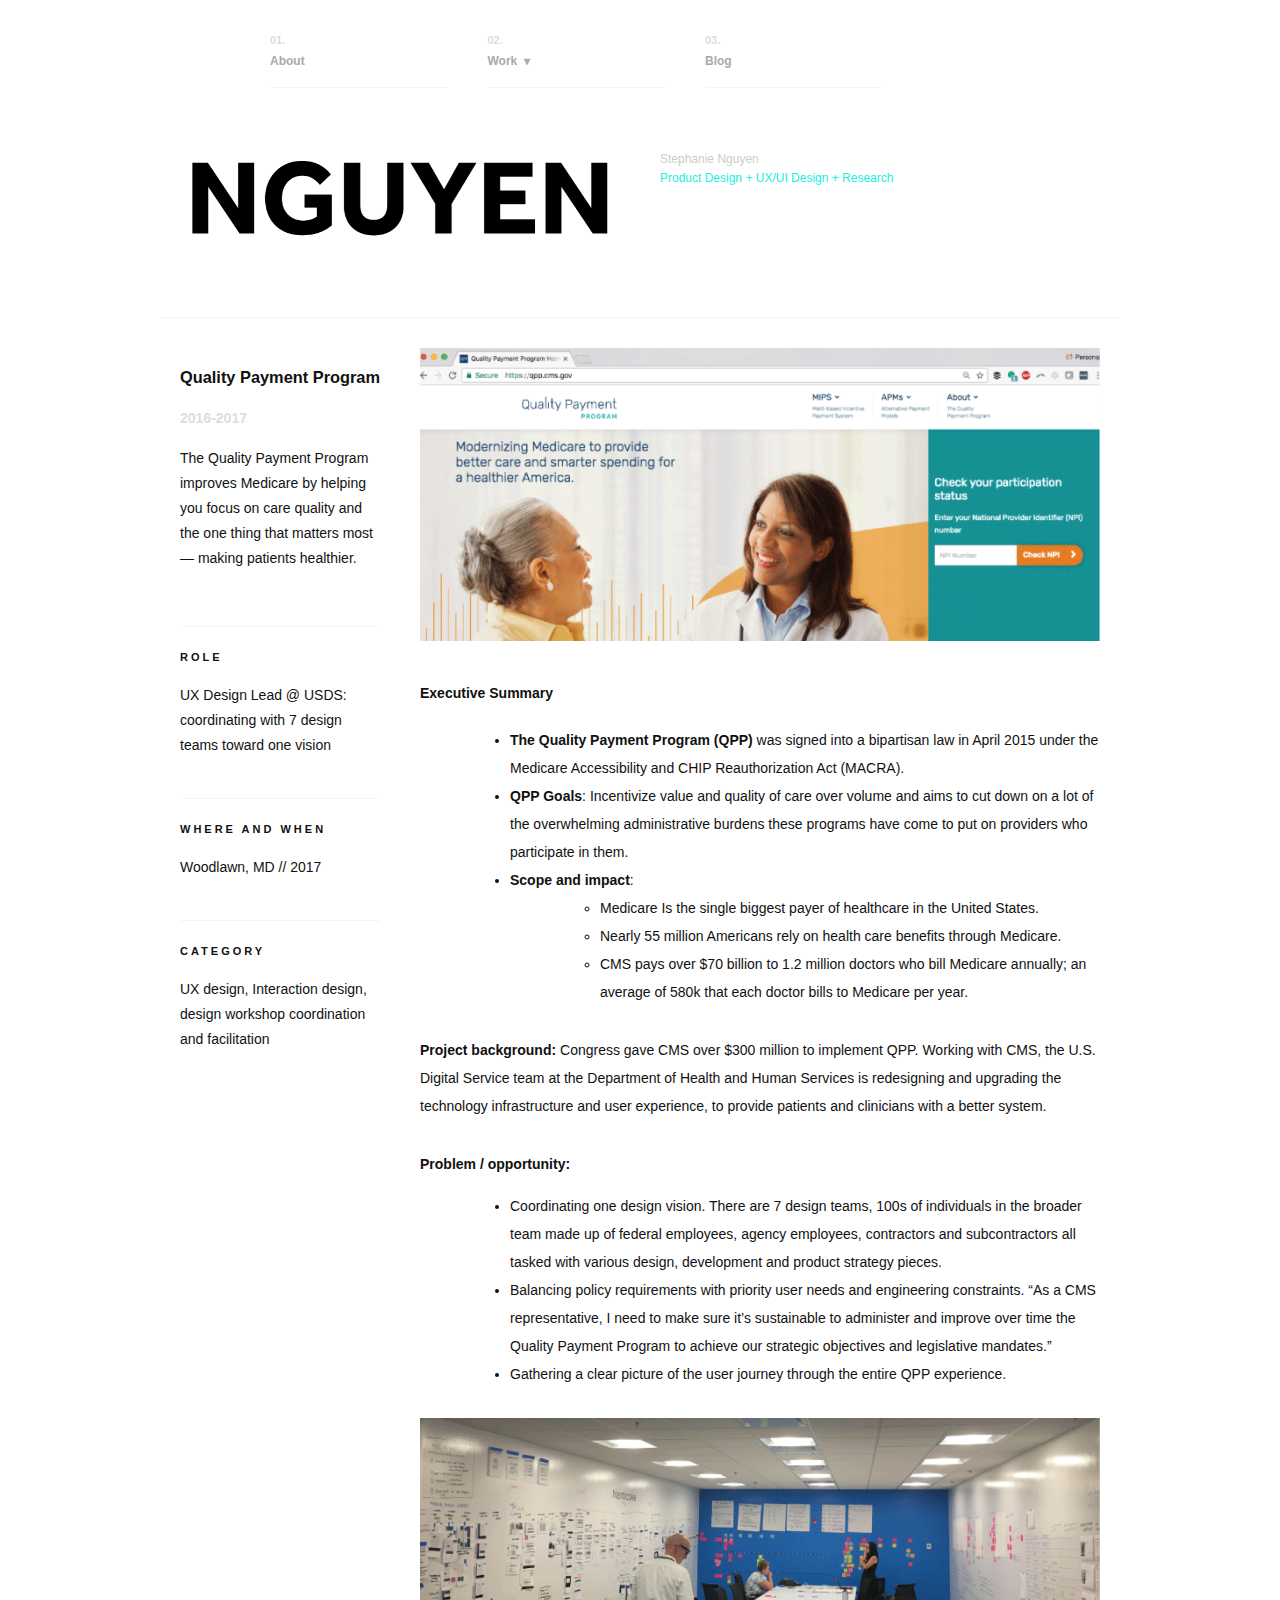
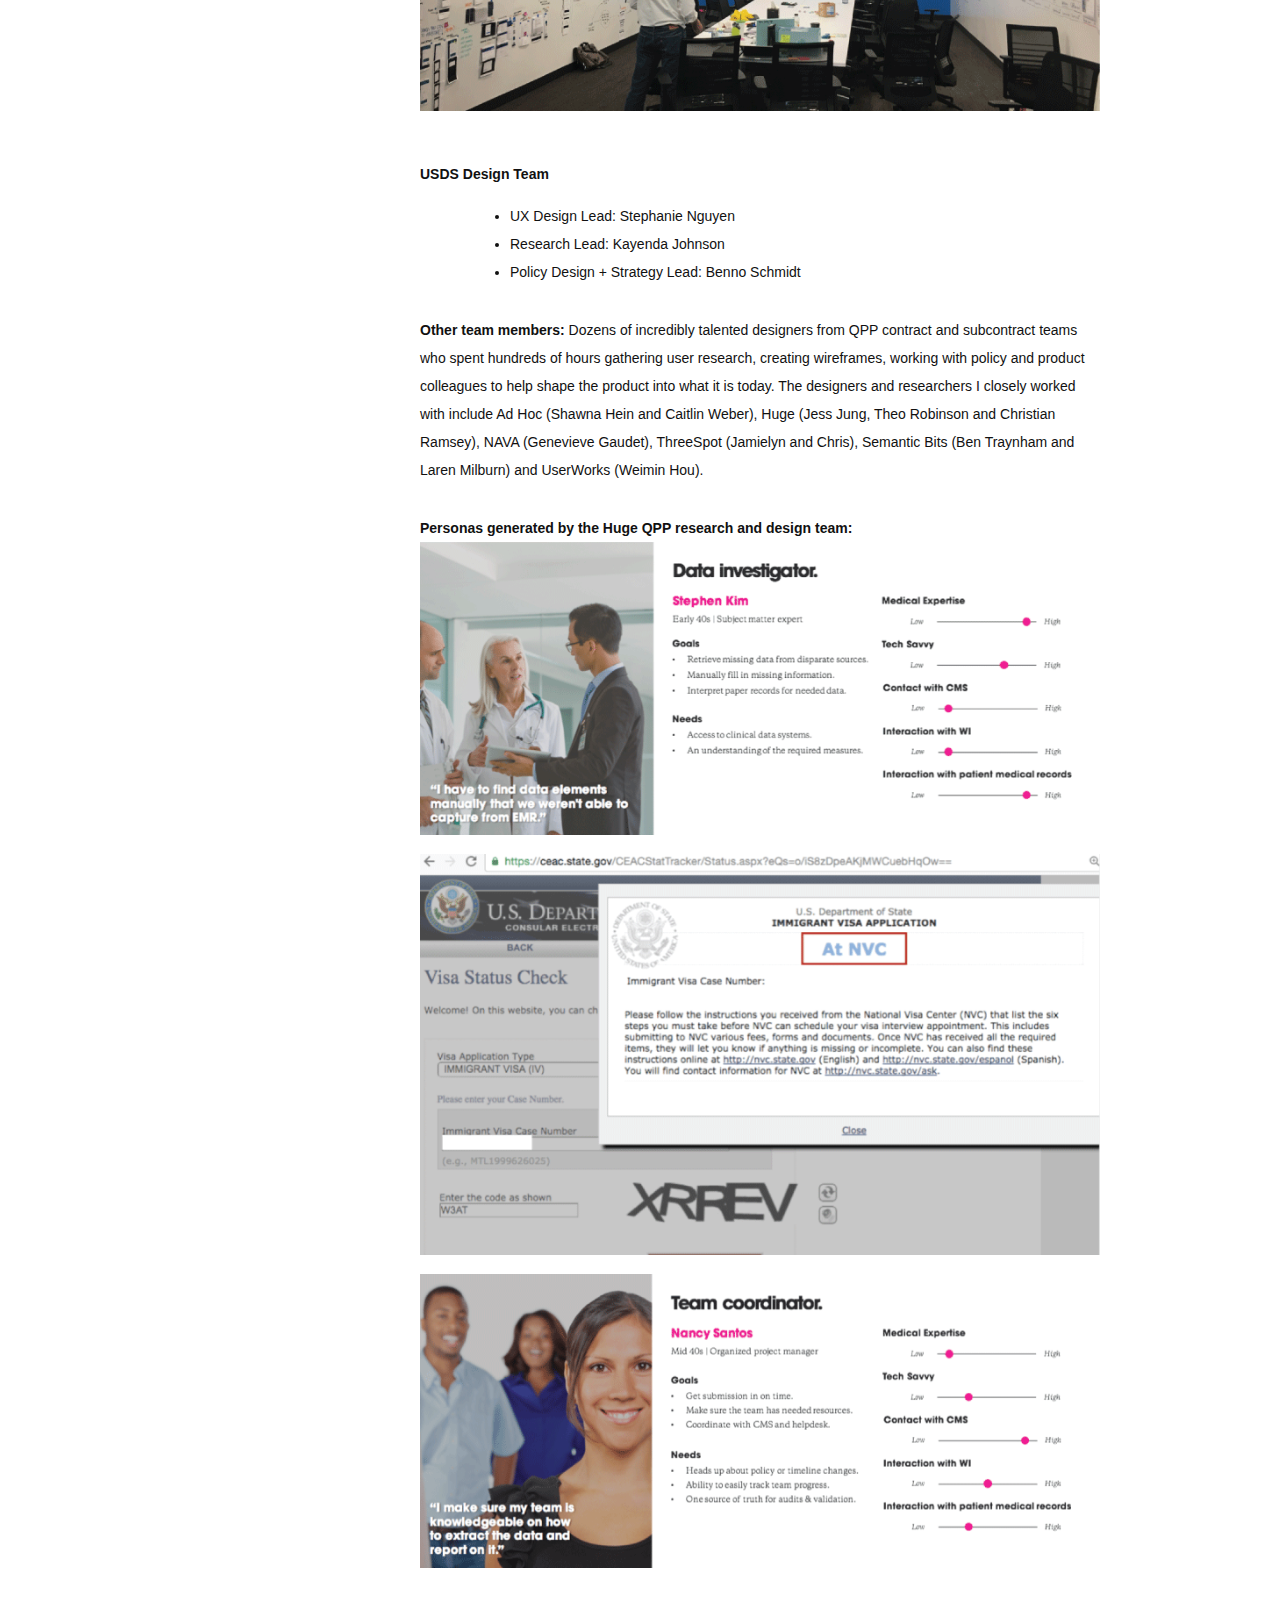
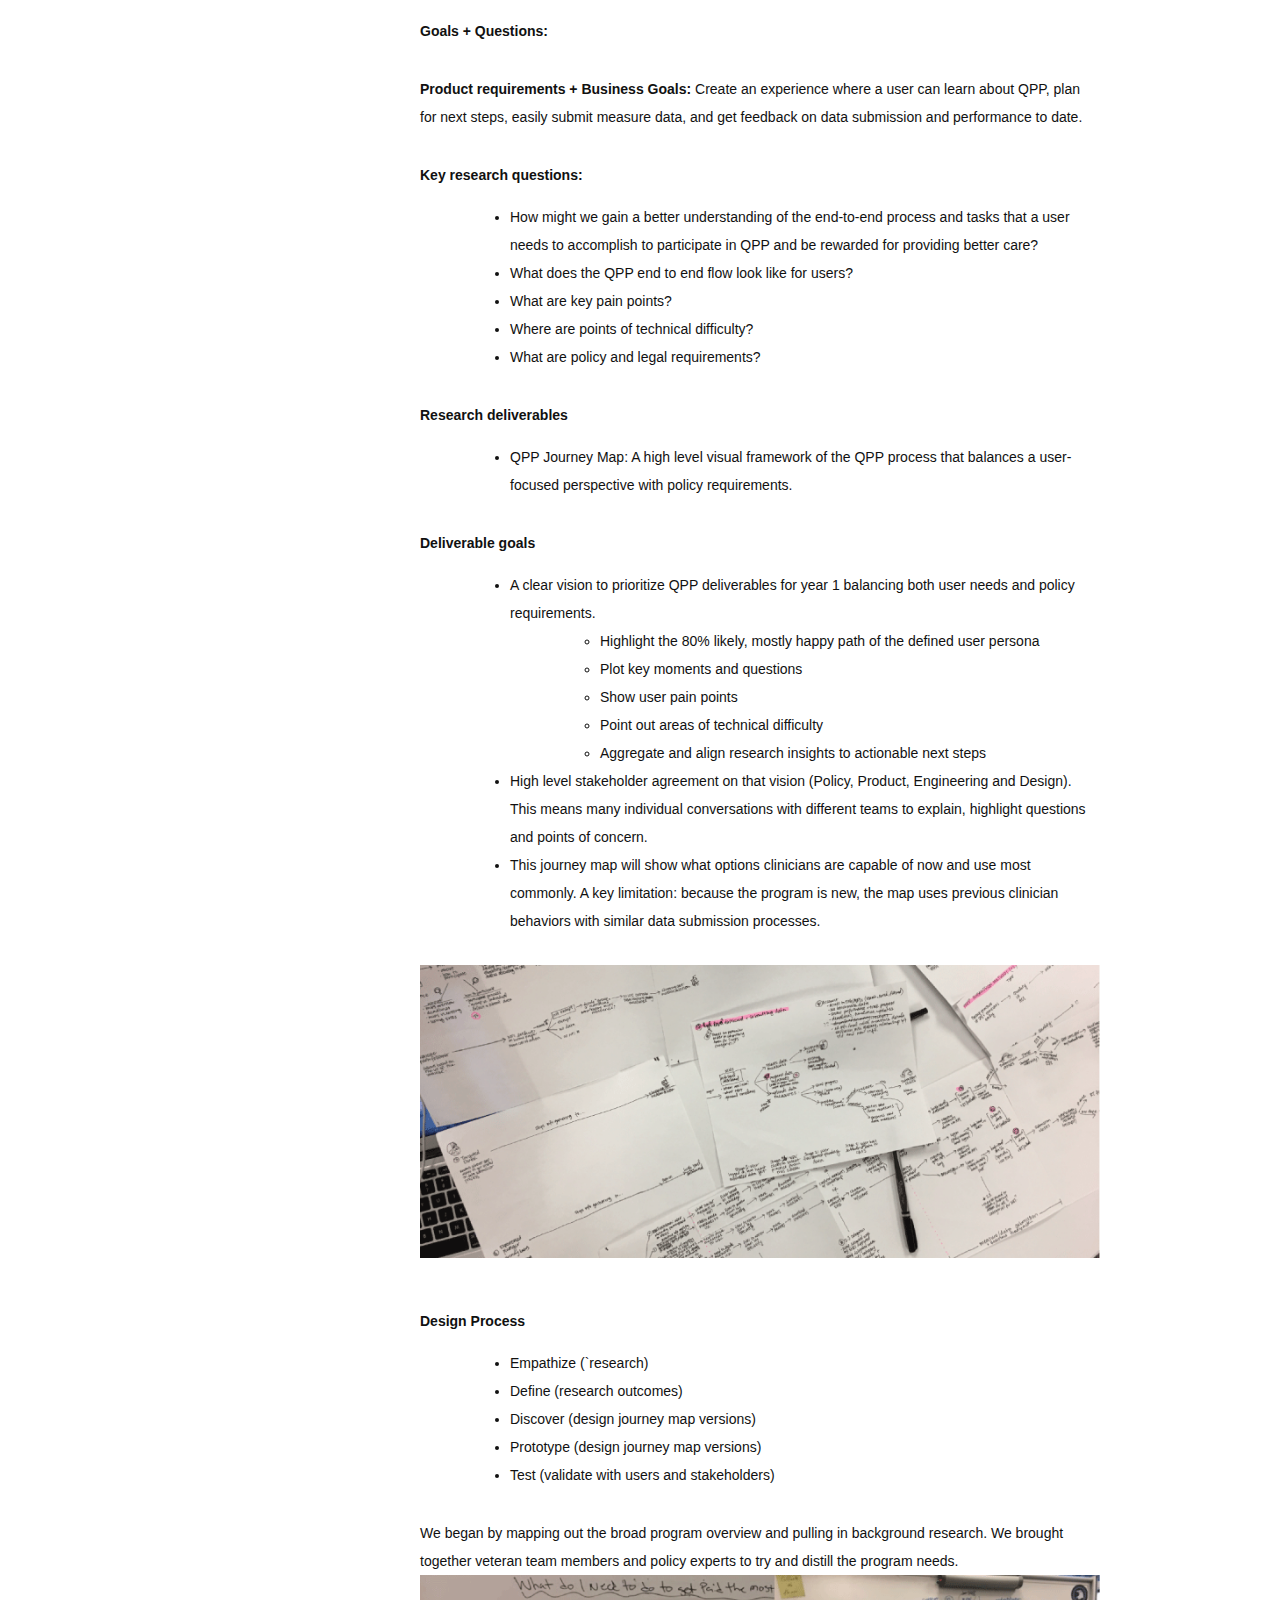
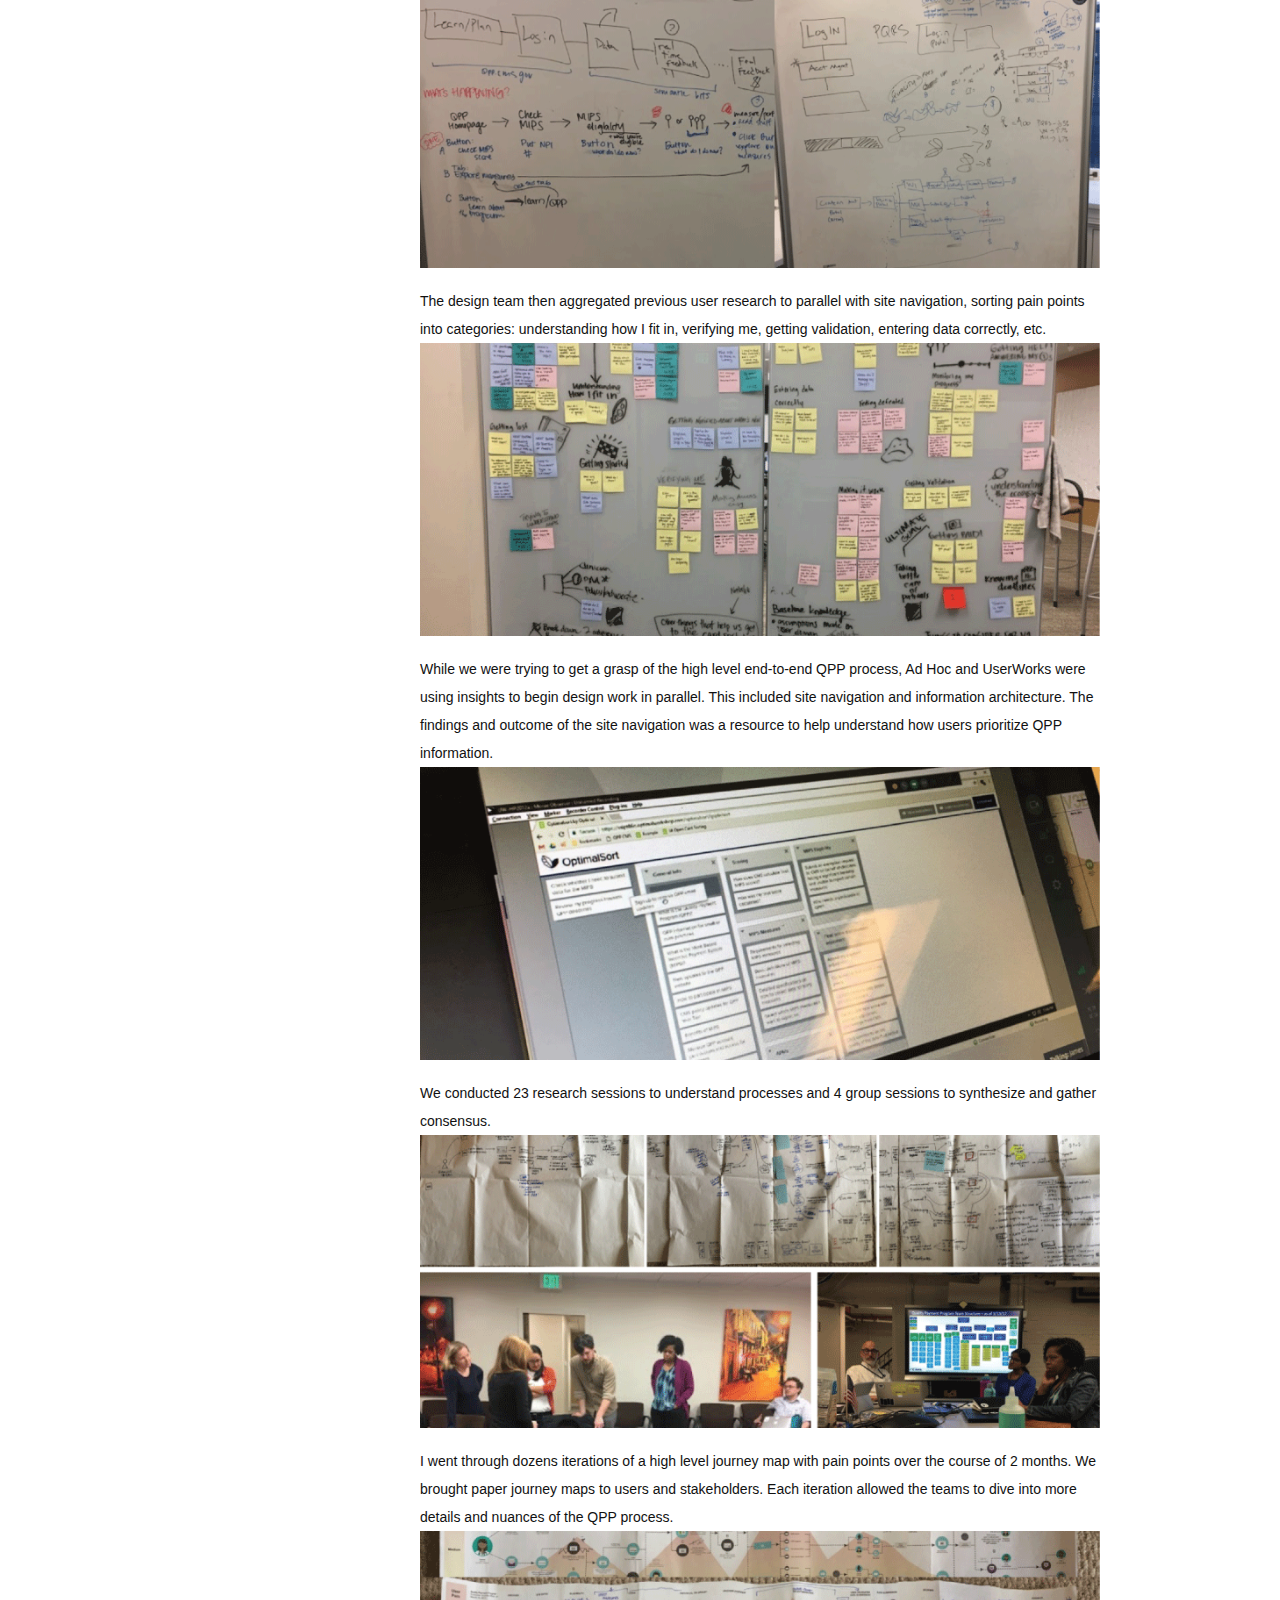
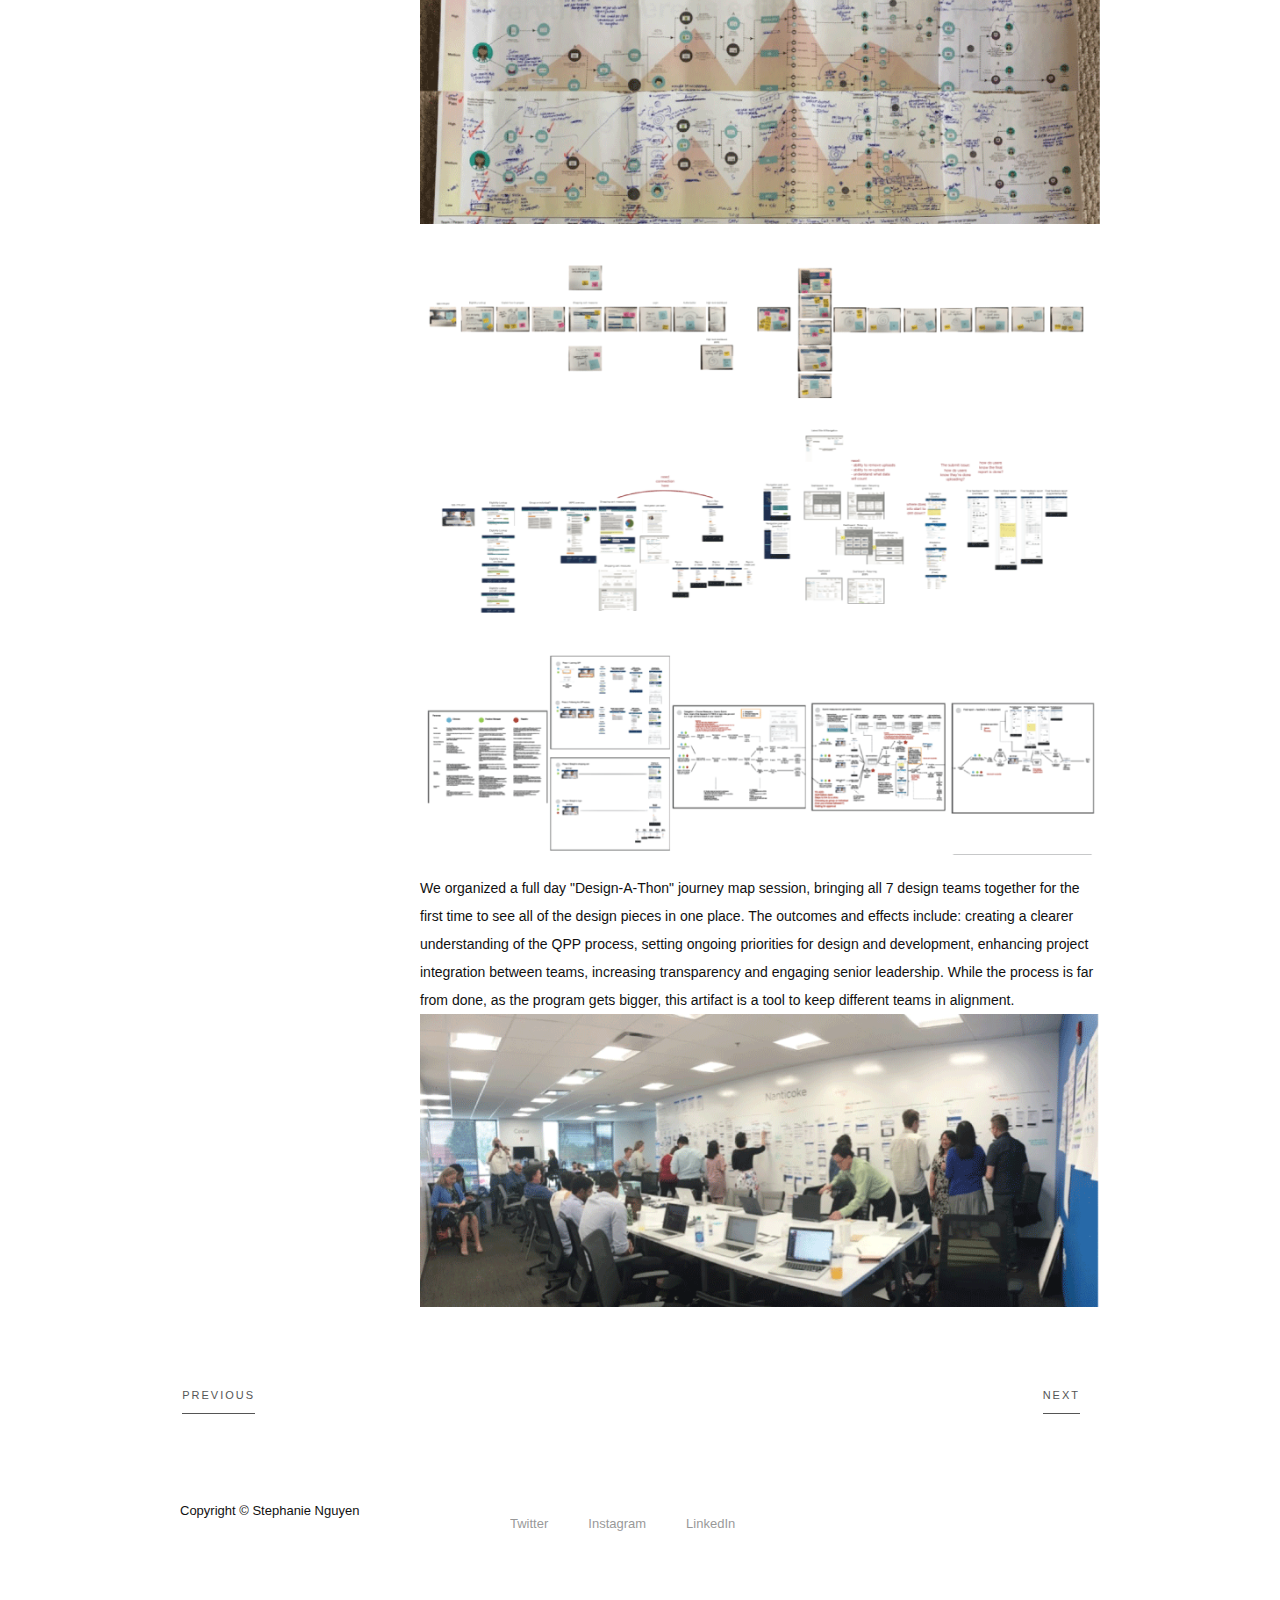
<file: work-qpp.html>
<!DOCTYPE html>
<!--[if lt IE 7 ]><html class="ie ie6" lang="en"> <![endif]-->
<!--[if IE 7 ]><html class="ie ie7" lang="en"> <![endif]-->
<!--[if IE 8 ]><html class="ie ie8" lang="en"> <![endif]-->
<!--[if (gte IE 9)|!(IE)]><!--><html lang="en"> <!--<![endif]-->
<head>

	<!-- Basic Page Needs
	================================================== -->
	<meta charset="utf-8">
	<title>Stephanie Nguyen | Product + UX/UI Designer </title>
	<meta name="description" content=".">
	<meta name="author" content="">
	
	<!-- Mobile Specific Metas
	================================================== -->
	<meta name="viewport" content="width=device-width, initial-scale=1, maximum-scale=1">
	
	<!-- CSS Files
	* cssreset-min.css 			- CSS reset
	* typegrid.css				- Responsive grid system
	* style.css					- Main CSS file
	
	Original LESS Stylesheet
	<link rel="stylesheet/less" type="text/css" href="css/style.less" />
	================================================== -->
	<link rel="stylesheet" type="text/css" href="http://yui.yahooapis.com/3.8.0/build/cssreset/cssreset-min.css">
	<link rel="stylesheet" type="text/css" href="css/typegrid.css">
	<link rel="stylesheet" type="text/css" href="css/style.css">


		
	<!--[if lt IE 8]>
		<script src="http://ie7-js.googlecode.com/svn/version/2.1(beta4)/IE8.js"></script>
	<![endif]-->

	<!--[if lt IE 9]>
		<script src="http://html5shim.googlecode.com/svn/trunk/html5.js"></script>
	<![endif]-->

	<link href='http://fonts.googleapis.com/css?family=Roboto+Slab:400,300' rel='stylesheet' type='text/css'>

	<!-- Favicons
	================================================== -->
	<link rel="shortcut icon" href="images/favicon.ico">
	<link rel="apple-touch-icon" href="images/apple-touch-icon.png">

</head>

<body>


	<!-- Header - Half Logo
	================================================== -->
	<section id="header">

		<!-- * * * * * * * * * * * * * * * * * * * * * * *

			Top Bar & Menu (#nav)

		* * * * * * * * * * * * * * * * * * * * * * * * -->
		<div class="topbar">
			<div class="container">
					
				<!--
					A custom jQuery plugin called typeMenu handles the menu
					Add .hide-on-mobile to <li> elements to hide a specific item on mobile viewports
				-->
				<ul id="nav" class="full">
					<li>
						<a href="about.html">
							<span class="count hide-on-mobile">01.</span>
							About
						</a>
					</li>
					<li>
						<a href="index.html">
							<span class="count hide-on-mobile">02.</span>
							Work
						</a>
						<ul>
						</ul>
					</li>
					<li>
						<a href="https://medium.com/@nguyenist" target="_blank">
							<span class="count hide-on-mobile">03.</span>
							Blog
						</a>
					</li>
					
				</ul><!-- // #nav -->

			</div><!-- // .container -->
		</div><!-- // .topbar -->

		<div class="logo-wrap">
			<div class="container">
				<div class="desktop-6 columns">
					<h1><a href="index.html" title="Home"><img src="images/logo_text_half.png" alt="" /></a></h1>
				</div><!-- // .desktop-6 -->

				<div class="desktop-6 columns">
					<p class="site-desc">
						Stephanie Nguyen<br />
						<span class="font-color-primary">Product Design + UX/UI Design + Research</span>
					</p><!-- // .site-desc -->
				</div><!-- // .desktop-6 -->

				<div class="clear"></div>
			</div><!-- // .container -->
		</div><!-- // .logo-wrap -->
	</section><!-- // #header -->

	<!-- Work - Single Page (Left Sidebar)
	================================================== -->
	<section id="works" class="page single">


		<div class="container"> <!--US Digital Service -->

			<div class="border-top"></div>
			<div class="desktop-3 tablet-12 nested columns">
				<div class="sidebar sticky">

					<div class="desktop-3 tablet-12 columns">
					
						<div class="box-info">
							<h3>Quality Payment Program</h3>
							<p class="project-desc">2016-2017</p>

							<p>The Quality Payment Program improves Medicare by helping you focus on care quality and the one thing that matters most — making patients healthier.</p>
						</div><!-- // .box-info -->

					</div><!-- // .desktop-3 -->

					<div class="desktop-3 tablet-6 columns">

						<div class="box-info">
							<h4 class="border-top">Role</h4>
							<p>
								UX Design Lead @ USDS: coordinating with 7 design teams toward one vision
							</p>
						</div><!-- // .box-info -->

						<div class="box-info">
							<h4 class="border-top">Where and when</h4>
							<p>
								Woodlawn, MD // 2017
							</p>
						</div><!-- // .box-info -->

						<div class="box-info">
							<h4 class="border-top">Category</h4>
							<p>
								UX design, Interaction design, design workshop coordination and facilitation
							</p>
						</div><!-- // .box-info -->

					</div><!-- // .desktop-3 -->

					<div class="clear"></div>

				</div><!-- // .sticky -->

			</div><!-- // .desktop-3 .nested -->


			<!-- CONTENT SECTION-->
			<div class="desktop-9 tablet-12 columns">

				<img src="images/work_01_qpp_1.png" alt="" />

				<h4>Executive Summary</h4>
				<ul>
					<li><b>The Quality Payment Program (QPP)</b> was signed into a bipartisan law in April 2015 under the Medicare Accessibility and CHIP Reauthorization Act (MACRA).</li>
					<li><b>QPP Goals</b>: Incentivize value and quality of care over volume and aims to cut down on a lot of the overwhelming administrative burdens these programs have come to put on providers who participate in them.</li>
					<li><b>Scope and impact</b>:
						<ul>
							<li>Medicare Is the single biggest payer of healthcare in the United States.</li>
							<li>Nearly 55 million Americans rely on health care benefits through Medicare.</li>
							<li>CMS pays over $70 billion to 1.2 million doctors who bill Medicare annually; an average of 580k that each doctor bills to Medicare per year.</li>
						</ul>
				</ul>

				<p><b>Project background:</b>
				Congress gave CMS over $300 million to implement QPP. Working with CMS, the U.S. Digital Service team at the Department of Health and Human Services is redesigning and upgrading the technology infrastructure and user experience, to provide patients and clinicians with a better system.</p>

				<p>
					<b>Problem / opportunity:</b>
					<ul>
						<li>Coordinating one design vision. There are 7 design teams, 100s of individuals in the broader team made up of federal employees, agency employees, contractors and subcontractors all tasked with various design, development and product strategy pieces.</li>
						<li>Balancing policy requirements with priority user needs and engineering constraints. “As a CMS representative, I need to make sure it’s sustainable to administer and improve over time the Quality Payment Program to achieve our strategic objectives and legislative mandates.”</li>
						<li>Gathering a clear picture of the user journey through the entire QPP experience.</li>
					</ul>
				</p>
				
				<img src="images/work_01_qpp_2.png" alt="" />

				<p><b>USDS Design Team</b></p>
				<ul>
					<li>UX Design Lead: Stephanie Nguyen</li>
					<li>Research Lead: Kayenda Johnson</li>
					<li>Policy Design + Strategy Lead: Benno Schmidt</li>
				</ul>

				<p><b>Other team members:</b> Dozens of incredibly talented designers from QPP contract and subcontract teams who spent hundreds of hours gathering user research, creating wireframes, working with policy and product colleagues to help shape the product into what it is today. The designers and researchers I closely worked with include Ad Hoc (Shawna Hein and Caitlin Weber), Huge (Jess Jung, Theo Robinson and Christian Ramsey), NAVA (Genevieve Gaudet), ThreeSpot (Jamielyn and Chris), Semantic Bits (Ben Traynham and Laren Milburn) and UserWorks (Weimin Hou).</p>	

				<p><b>Personas generated by the Huge QPP research and design team:</b>
					<img src="images/work_01_qpp_3.png" alt="" />
					<img src="images/work_01_qpp_4.png" alt="" />
					<img src="images/work_01_qpp_5.png" alt="" />
				</p>

				<p>
					<b>Goals + Questions:</b>
					<p><b>Product requirements + Business Goals:</b>
					Create an experience where a user can learn about QPP, plan for next steps, easily submit measure data, and get feedback on data submission and performance to date.</p>
					<p><b>Key research questions:</b></p>
					<ul>
						<li>How might we gain a better understanding of the end-to-end process and tasks that a user needs to accomplish to participate in QPP and be rewarded for providing better care?</li>
						<li>What does the QPP end to end flow look like for users?</li>
						<li>What are key pain points?</li>
						<li>Where are points of technical difficulty?</li>
						<li>What are policy and legal requirements?</li>
					</ul>
				</p>

				<p>
					<b>Research deliverables</b>
					<ul>
						<li>QPP Journey Map: A high level visual framework of the QPP process that balances a user-focused perspective with policy requirements.</li>
					</ul>
				</p>

				<p>
					<b>Deliverable goals</b>
					<ul>
						<li>A clear vision to prioritize QPP deliverables for year 1 balancing both user needs and policy requirements.</li>
						<ul>
							<li>Highlight the 80% likely, mostly happy path of the defined user persona</li>
							<li>Plot key moments and questions</li>
							<li>Show user pain points</li>
							<li>Point out areas of technical difficulty</li>
							<li>Aggregate and align research insights to actionable next steps</li>
						</ul>
						<li>High level stakeholder agreement on that vision (Policy, Product, Engineering and Design). This means many individual conversations with different teams to explain, highlight questions and points of concern.</li>
						<li>This journey map will show what options clinicians are capable of now and use most commonly. A key limitation: because the program is new, the map uses previous clinician behaviors with similar data submission processes.</li>
					</ul>
				</p>

				<img src="images/work_01_qpp_6.png" alt="" />

				<p>
					<b>Design Process</b>
					<ul>
						<li>Empathize (`research)</li>
						<li>Define (research outcomes)</li>
						<li>Discover (design journey map versions)</li>
						<li>Prototype (design journey map versions)</li>
						<li>Test (validate with users and stakeholders)</li>
					</ul>
				</p>

				We began by mapping out the broad program overview and pulling in background research. We brought together veteran team members and policy experts to try and distill the program needs.
				<img src="images/work_01_qpp_7.png" alt="" />
				
				The design team then aggregated previous user research to parallel with site navigation, sorting pain points into categories: understanding how I fit in, verifying me, getting validation, entering data correctly, etc.
				<img src="images/work_01_qpp_8.png" alt="" />

				While we were trying to get a grasp of the high level end-to-end QPP process, Ad Hoc and UserWorks were using insights to begin design work in parallel. This included site navigation and information architecture. The findings and outcome of the site navigation was a resource to help understand how users prioritize QPP information.
				<img src="images/work_01_qpp_9.png" alt="" />

				We conducted 23 research sessions to understand processes and 4 group sessions to synthesize and gather consensus. 
				<img src="images/work_01_qpp_10.png" alt="" />

				I went through dozens iterations of a high level journey map with pain points over the course of 2 months. We brought paper journey maps to users and stakeholders. Each iteration allowed the teams to dive into more details and nuances of the QPP process. 
				<img src="images/work_01_qpp_11.png" alt="" />
				<img src="images/work_01_qpp_12.png" alt="" />
				<img src="images/work_01_qpp_13.png" alt="" />
				<img src="images/work_01_qpp_14.png" alt="" />

				We organized a full day "Design-A-Thon" journey map session, bringing all 7 design teams together for the first time to see all of the design pieces in one place. The outcomes and effects include: creating a clearer understanding of the QPP process, setting ongoing priorities for design and development, enhancing project integration between teams, increasing transparency and engaging senior leadership. While the process is far from done, as the program gets bigger, this artifact is a tool to keep different teams in alignment.
				<img src="images/work_01_qpp_15.png" alt="" />

			</div><!-- // .desktop-9 -->

			<div class="clear"></div>

		</div><!-- // .container -->


	</section><!-- // END OF CONTENT SECTION -->

			<div class="columns">
				
					<div class="nav-pages">
						<a href="work-visual.html" title="Previous" class="link-prev">
							<div>
								<span>Previous</span>
							</div>
						</a><!-- // .link-prev -->

						<a href="work-visamod.html" title="Next" class="link-next">
							<div>
								<span>Next</span>
							</div>
						</a><!-- // .link-next -->
						
						<div class="clear"></div>
					</div><!-- // .nav-pages -->			</div><!-- // .desktop-12 -->


	<!-- Footer
	================================================== -->
	<section id="footer">
		<div class="container">
			<div class="desktop-3 columns">
				<p>Copyright &copy; Stephanie Nguyen</p>
			</div><!-- // .desktop-3 -->

			<div class="desktop-9 columns">
				<ul id="social">
					<li><a href="http://www.twitter.com/nguyenist" class="hoverMe">Twitter</a></li>
					<li><a href="https://www.instagram.com/nguyenist" class="hoverMe">Instagram</a></li>
					<li><a href="https://www.linkedin.com/in/stephanie-nguyen-a2110722/" class="hoverMe">LinkedIn</a></li>
				</ul><!-- // #social -->
			</div><!-- // .desktop-9 -->

			<div class="clear"></div>
		</div><!-- // .container -->
	</section><!-- // section#footer -->


	<!-- JS
	================================================== -->
	<!-- 
		Flexslider 2.1 has known issues of manualControls setting with jQuery 1.9~
		Use jQuery 1.8 until Flexslider 2.2 stable version is released
	-->
	<script src="//ajax.googleapis.com/ajax/libs/jquery/1.8/jquery.min.js"></script>
	<script src="js/jQuery.BlackAndWhite.min.js"></script>
	<script src="js/modernizr.js"></script>
	<script src="js/less-1.4.0.min.js"></script>
	<script src="js/jquery.typeMenu.js"></script>
	<script src="js/jquery.typeSticky.js"></script>


	

	


	


	<script src="js/jquery.custom.js"></script>


<!-- End Document
================================================== -->
</body>
</html>
</file>
<file: css/typegrid.css>
/*--------------------------------------------------------------------------
  1. Grid System
--------------------------------------------------------------------------*/
.container {
  position: relative;
}
/* Container */
.container {
  width: 960px;
  margin: 0 auto;
  /* Columns */

}
.container .column,
.container .columns {
  float: left;
  display: inline;
  padding-left: 20px;
  padding-right: 20px;
  position: relative;
  -webkit-box-sizing: border-box;
  -moz-box-sizing: border-box;
  box-sizing: border-box;
}
.container .column.nest,
.container .columns.nest,
.container .column.nested,
.container .columns.nested {
  padding-left: 0;
  padding-right: 0;
}
.desktop-1 {
  width: 80px;
}
.desktop-2 {
  width: 160px;
}
.desktop-3 {
  width: 240px;
}
.desktop-4 {
  width: 320px;
}
.desktop-5 {
  width: 400px;
}
.desktop-6 {
  width: 480px;
}
.desktop-7 {
  width: 560px;
}
.desktop-8 {
  width: 640px;
}
.desktop-9 {
  width: 720px;
}
.desktop-10 {
  width: 800px;
}
.desktop-11 {
  width: 880px;
}
.desktop-12 {
  width: 960px;
}
.offset-1 {
  margin-left: 80px;
}
.offset-2 {
  margin-left: 160px;
}
.offset-3 {
  margin-left: 240px;
}
.offset-4 {
  margin-left: 320px;
}
.offset-5 {
  margin-left: 400px;
}
.offset-6 {
  margin-left: 480px;
}
.offset-7 {
  margin-left: 560px;
}
.offset-8 {
  margin-left: 640px;
}
.offset-9 {
  margin-left: 720px;
}
.offset-10 {
  margin-left: 800px;
}
.offset-11 {
  margin-left: 880px;
}
.pull-1 {
  right: 80px;
}
.pull-2 {
  right: 160px;
}
.pull-3 {
  right: 240px;
}
.pull-4 {
  right: 320px;
}
.pull-5 {
  right: 400px;
}
.pull-6 {
  right: 480px;
}
.pull-7 {
  right: 560px;
}
.pull-8 {
  right: 640px;
}
.pull-9 {
  right: 720px;
}
.pull-10 {
  right: 800px;
}
.pull-11 {
  right: 880px;
}
.push-1 {
  left: 80px;
}
.push-2 {
  left: 160px;
}
.push-3 {
  left: 240px;
}
.push-4 {
  left: 320px;
}
.push-5 {
  left: 400px;
}
.push-6 {
  left: 480px;
}
.push-7 {
  left: 560px;
}
.push-8 {
  left: 640px;
}
.push-9 {
  left: 720px;
}
.push-10 {
  left: 800px;
}
.push-11 {
  left: 880px;
}
/* Widescreen */
@media screen and (min-width: 1300px) {
  .container {
    width: 1200px;
  }
  .desktop-1 {
    width: 100px;
  }
  .desktop-2 {
    width: 200px;
  }
  .desktop-3 {
    width: 300px;
  }
  .desktop-4 {
    width: 400px;
  }
  .desktop-5 {
    width: 500px;
  }
  .desktop-6 {
    width: 600px;
  }
  .desktop-7 {
    width: 700px;
  }
  .desktop-8 {
    width: 800px;
  }
  .desktop-9 {
    width: 900px;
  }
  .desktop-10 {
    width: 1000px;
  }
  .desktop-11 {
    width: 1100px;
  }
  .desktop-12 {
    width: 1200px;
  }
  .offset-1 {
    margin-left: 100px;
  }
  .offset-2 {
    margin-left: 200px;
  }
  .offset-3 {
    margin-left: 300px;
  }
  .offset-4 {
    margin-left: 400px;
  }
  .offset-5 {
    margin-left: 500px;
  }
  .offset-6 {
    margin-left: 600px;
  }
  .offset-7 {
    margin-left: 700px;
  }
  .offset-8 {
    margin-left: 800px;
  }
  .offset-9 {
    margin-left: 900px;
  }
  .offset-10 {
    margin-left: 1000px;
  }
  .offset-11 {
    margin-left: 1100px;
  }
  .pull-1 {
    right: 100px;
  }
  .pull-2 {
    right: 200px;
  }
  .pull-3 {
    right: 300px;
  }
  .pull-4 {
    right: 400px;
  }
  .pull-5 {
    right: 500px;
  }
  .pull-6 {
    right: 600px;
  }
  .pull-7 {
    right: 700px;
  }
  .pull-8 {
    right: 800px;
  }
  .pull-9 {
    right: 900px;
  }
  .pull-10 {
    right: 1000px;
  }
  .pull-11 {
    right: 1100px;
  }
  .push-1 {
    left: 100px;
  }
  .push-2 {
    left: 200px;
  }
  .push-3 {
    left: 300px;
  }
  .push-4 {
    left: 400px;
  }
  .push-5 {
    left: 500px;
  }
  .push-6 {
    left: 600px;
  }
  .push-7 {
    left: 700px;
  }
  .push-8 {
    left: 800px;
  }
  .push-9 {
    left: 900px;
  }
  .push-10 {
    left: 1000px;
  }
  .push-11 {
    left: 1100px;
  }
}
/* Tablet */
@media screen and (min-width: 768px) and (max-width: 959px) {
  .container {
    width: 660px;
  }
  .desktop-1 {
    width: 55px;
  }
  .desktop-2 {
    width: 110px;
  }
  .desktop-3 {
    width: 165px;
  }
  .desktop-4 {
    width: 220px;
  }
  .desktop-5 {
    width: 275px;
  }
  .desktop-6 {
    width: 330px;
  }
  .desktop-7 {
    width: 385px;
  }
  .desktop-8 {
    width: 440px;
  }
  .desktop-9 {
    width: 495px;
  }
  .desktop-10 {
    width: 550px;
  }
  .desktop-11 {
    width: 605px;
  }
  .desktop-12 {
    width: 660px;
  }
  .tablet-1 {
    width: 55px;
  }
  .tablet-2 {
    width: 110px;
  }
  .tablet-3 {
    width: 165px;
  }
  .tablet-4 {
    width: 220px;
  }
  .tablet-5 {
    width: 275px;
  }
  .tablet-6 {
    width: 330px;
  }
  .tablet-7 {
    width: 385px;
  }
  .tablet-8 {
    width: 440px;
  }
  .tablet-9 {
    width: 495px;
  }
  .tablet-10 {
    width: 550px;
  }
  .tablet-11 {
    width: 605px;
  }
  .tablet-12 {
    width: 660px;
  }
  .offset-1 {
    margin-left: 55px;
  }
  .offset-2 {
    margin-left: 110px;
  }
  .offset-3 {
    margin-left: 165px;
  }
  .offset-4 {
    margin-left: 220px;
  }
  .offset-5 {
    margin-left: 275px;
  }
  .offset-6 {
    margin-left: 330px;
  }
  .offset-7 {
    margin-left: 385px;
  }
  .offset-8 {
    margin-left: 440px;
  }
  .offset-9 {
    margin-left: 495px;
  }
  .offset-10 {
    margin-left: 550px;
  }
  .offset-11 {
    margin-left: 605px;
  }
  .tablet-offset-0 {
    margin-left: 0px;
  }
  .tablet-offset-1 {
    margin-left: 55px;
  }
  .tablet-offset-2 {
    margin-left: 110px;
  }
  .tablet-offset-3 {
    margin-left: 165px;
  }
  .tablet-offset-4 {
    margin-left: 220px;
  }
  .tablet-offset-5 {
    margin-left: 275px;
  }
  .tablet-offset-6 {
    margin-left: 330px;
  }
  .tablet-offset-7 {
    margin-left: 385px;
  }
  .tablet-offset-8 {
    margin-left: 440px;
  }
  .tablet-offset-9 {
    margin-left: 495px;
  }
  .tablet-offset-10 {
    margin-left: 550px;
  }
  .tablet-offset-11 {
    margin-left: 605px;
  }
  .pull-1 {
    right: 55px;
  }
  .pull-2 {
    right: 110px;
  }
  .pull-3 {
    right: 165px;
  }
  .pull-4 {
    right: 220px;
  }
  .pull-5 {
    right: 275px;
  }
  .pull-6 {
    right: 330px;
  }
  .pull-7 {
    right: 385px;
  }
  .pull-8 {
    right: 440px;
  }
  .pull-9 {
    right: 495px;
  }
  .pull-10 {
    right: 550px;
  }
  .pull-11 {
    right: 605px;
  }
  .push-1 {
    left: 55px;
  }
  .push-2 {
    left: 110px;
  }
  .push-3 {
    left: 165px;
  }
  .push-4 {
    left: 220px;
  }
  .push-5 {
    left: 275px;
  }
  .push-6 {
    left: 330px;
  }
  .push-7 {
    left: 385px;
  }
  .push-8 {
    left: 440px;
  }
  .push-9 {
    left: 495px;
  }
  .push-10 {
    left: 550px;
  }
  .push-11 {
    left: 605px;
  }
  .tablet-pull-0 {
    right: 0px;
  }
  .tablet-pull-1 {
    right: 55px;
  }
  .tablet-pull-2 {
    right: 110px;
  }
  .tablet-pull-3 {
    right: 165px;
  }
  .tablet-pull-4 {
    right: 220px;
  }
  .tablet-pull-5 {
    right: 275px;
  }
  .tablet-pull-6 {
    right: 330px;
  }
  .tablet-pull-7 {
    right: 385px;
  }
  .tablet-pull-8 {
    right: 440px;
  }
  .tablet-pull-9 {
    right: 495px;
  }
  .tablet-pull-10 {
    right: 550px;
  }
  .tablet-pull-11 {
    right: 605px;
  }
  .tablet-push-0 {
    left: 0px;
  }
  .tablet-push-1 {
    left: 55px;
  }
  .tablet-push-2 {
    left: 110px;
  }
  .tablet-push-3 {
    left: 165px;
  }
  .tablet-push-4 {
    left: 220px;
  }
  .tablet-push-5 {
    left: 275px;
  }
  .tablet-push-6 {
    left: 330px;
  }
  .tablet-push-7 {
    left: 385px;
  }
  .tablet-push-8 {
    left: 440px;
  }
  .tablet-push-9 {
    left: 495px;
  }
  .tablet-push-10 {
    left: 550px;
  }
  .tablet-push-11 {
    left: 605px;
  }
}
/* Mobile - Portrait */
@media screen and (max-width: 767px) {
  .container {
    width: 280px;
  }
  .container .column,
  .container .columns {
    padding-left: 20px;
    padding-right: 20px;
  }
  .desktop-1,
  .tablet-1 {
    width: 280px;
  }
  .desktop-2,
  .tablet-2 {
    width: 280px;
  }
  .desktop-3,
  .tablet-3 {
    width: 280px;
  }
  .desktop-4,
  .tablet-4 {
    width: 280px;
  }
  .desktop-5,
  .tablet-5 {
    width: 280px;
  }
  .desktop-6,
  .tablet-6 {
    width: 280px;
  }
  .desktop-7,
  .tablet-7 {
    width: 280px;
  }
  .desktop-8,
  .tablet-8 {
    width: 280px;
  }
  .desktop-9,
  .tablet-9 {
    width: 280px;
  }
  .desktop-10,
  .tablet-10 {
    width: 280px;
  }
  .desktop-11,
  .tablet-11 {
    width: 280px;
  }
  .desktop-12,
  .tablet-12 {
    width: 280px;
  }
  .offset-1 {
    margin-left: 0;
  }
  .offset-2 {
    margin-left: 0;
  }
  .offset-3 {
    margin-left: 0;
  }
  .offset-4 {
    margin-left: 0;
  }
  .offset-5 {
    margin-left: 0;
  }
  .offset-6 {
    margin-left: 0;
  }
  .offset-7 {
    margin-left: 0;
  }
  .offset-8 {
    margin-left: 0;
  }
  .offset-9 {
    margin-left: 0;
  }
  .offset-10 {
    margin-left: 0;
  }
  .offset-11 {
    margin-left: 0;
  }
  .pull-1,
  .push-1,
  .tablet-pull-1,
  .tablet-push-1 {
    left: 0;
  }
  .pull-2,
  .push-2,
  .tablet-pull-2,
  .tablet-push-2 {
    left: 0;
  }
  .pull-3,
  .push-3,
  .tablet-pull-3,
  .tablet-push-3 {
    left: 0;
  }
  .pull-4,
  .push-4,
  .tablet-pull-4,
  .tablet-push-4 {
    left: 0;
  }
  .pull-5,
  .push-5,
  .tablet-pull-5,
  .tablet-push-5 {
    left: 0;
  }
  .pull-6,
  .push-6,
  .tablet-pull-6,
  .tablet-push-6 {
    left: 0;
  }
  .pull-7,
  .push-7,
  .tablet-pull-7,
  .tablet-push-7 {
    left: 0;
  }
  .pull-8,
  .push-8,
  .tablet-pull-8,
  .tablet-push-8 {
    left: 0;
  }
  .pull-9,
  .push-9,
  .tablet-pull-9,
  .tablet-push-9 {
    left: 0;
  }
  .pull-10,
  .push-10,
  .tablet-pull-10,
  .tablet-push-10 {
    left: 0;
  }
  .pull-11,
  .push-11,
  .tablet-pull-11,
  .tablet-push-11 {
    left: 0;
  }
  .mobile-one-fifth {
    width: 20%;
  }
  .mobile-one-fourth {
    width: 25%;
  }
  .mobile-one-third {
    width: 33.333333%;
  }
  .mobile-half {
    width: 50%;
  }
}
/* Mobile - Landscape */
@media screen and (min-width: 480px) and (max-width: 767px) {
  .container {
    width: 400px;
  }
  .desktop-1,
  .tablet-1 {
    width: 100%;
  }
  .desktop-2,
  .tablet-2 {
    width: 100%;
  }
  .desktop-3,
  .tablet-3 {
    width: 100%;
  }
  .desktop-4,
  .tablet-4 {
    width: 100%;
  }
  .desktop-5,
  .tablet-5 {
    width: 100%;
  }
  .desktop-6,
  .tablet-6 {
    width: 100%;
  }
  .desktop-7,
  .tablet-7 {
    width: 100%;
  }
  .desktop-8,
  .tablet-8 {
    width: 100%;
  }
  .desktop-9,
  .tablet-9 {
    width: 100%;
  }
  .desktop-10,
  .tablet-10 {
    width: 100%;
  }
  .desktop-11,
  .tablet-11 {
    width: 100%;
  }
  .desktop-12,
  .tablet-12 {
    width: 100%;
  }
  .mobile-one-fifth {
    width: 20%;
  }
  .mobile-one-fourth {
    width: 25%;
  }
  .mobile-one-third {
    width: 33.333333%;
  }
  .mobile-half {
    width: 50%;
  }
}
.show-on-widescreen,
.show-on-tablet,
.show-under-tablet,
.show-on-mobile {
  display: none !important;
}
/* Viewport-specific Visibility Classes */
@media screen and (min-width: 1300px) {
  .hide-on-widescreen {
    display: none !important;
  }
}
@media screen and (min-width: 960px) {
  .show-under-tablet {
    display: none !important;
  }
  .show-on-mobile {
    display: none !important;
  }
}
@media screen and (max-width: 959px) {
  .hide-under-tablet {
    display: none !important;
  }
  .show-under-tablet {
    display: block !important;
  }
}
@media screen and (min-width: 768px) and (max-width: 959px) {
  .hide-on-tablet {
    display: none !important;
  }
  .show-on-tablet {
    display: block !important;
  }
}
@media screen and (max-width: 767px) {
  .hide-on-mobile {
    display: none !important;
  }
  .show-on-mobile {
    display: block !important;
  }
}
@media screen and (min-width: 480px) and (max-width: 767px) {
  
}
@media screen and (max-width: 479px) {
  
}
/* #Clearing
================================================== */
/* Self Clearing Goodness */
.container:after {
  content: "\0020";
  display: block;
  height: 0;
  clear: both;
  visibility: hidden;
}
/* Use clearfix class on parent to clear nested columns,
or wrap each row of columns in a <div class="row"> */
.clearfix:before,
.clearfix:after,
.row:before,
.row:after {
  content: '\0020';
  display: block;
  overflow: hidden;
  visibility: hidden;
  width: 0;
  height: 0;
}
.row:after,
.clearfix:after {
  clear: both;
}
.row,
.clearfix {
  zoom: 1;
}
/* You can also use a <br class="clear" /> to clear columns */
.clear {
  clear: both;
  display: block;
  overflow: hidden;
  visibility: hidden;
  width: 0;
  height: 0;
}
</file>
<file: css/style.css>
/*--------------------------------------------------------------------------
   

	Typefolio

	LESS-based responsive grid system

	0. YUI Library is used for CSS reset (http://yuilibrary.com/yui/docs/cssreset/)
	1. Body
	2. Typography
	3. Pages
		3.0. Common Elements
		3.1. Navigation
		3.2. Header
		3.3. Home
		3.4. About
		3.5. Works
		3.6. Shop
		3.7. Archive (Blog)
		3.8. Contact
		3.9. Footer
	4. jQuery Plugins
		4.1. iosSlider
		4.2. Flexslider


--------------------------------------------------------------------------*/

/*--------------------------------------------------------------------------
	1. Body
--------------------------------------------------------------------------*/

body {
	color: #111;
	font-family: "HelveticaNeue", "Helvetica Neue", Helvetica, Arial, sans-serif;
	font-size: 14px;
	line-height: 28px;
	-webkit-font-smoothing: antialiased;
	/* Fix for webkit rendering */
	-webkit-text-size-adjust: 100%;
}

@media screen and (max-width: 767px) { 
	body {
		font-size: 12px;
		line-height: 23px;
	}
}






/*--------------------------------------------------------------------------
	2. Typography
--------------------------------------------------------------------------*/

/* Headings */
h1,
h2,
h3,
h4,
h5,
h6 { font-weight: bold; }

img{
	width: 100%;
}

/* List */
ul { 
   list-style-type: disc; 
   list-style-position: outside; 
   margin-left: 50px;
}
ol { 
   list-style-type: decimal; 
   list-style-position: outside; 
}
ul ul, ol ul { 
   list-style-type: circle; 
   list-style-position: outside; 
   margin-left: 50px; 
}
ol ol, ul ol { 
   list-style-type: lower-latin; 
   list-style-position: outside; 
   margin-left: 15px; 
}

/* Links */
a,
a:visited {
	color: #333;
	text-decoration: none;
	outline: 0;
}

a:hover,
a:focus { color: black; }
p a,
p a:visited { line-height: inherit; }



/* Visibility */
.hide { display: none !important; }



/* Selection Highlighted Text */
::selection {
	background: #22eedd;
	color: white;
	text-shadow: none;
}

::-moz-selection {
	background: #22eedd;
	color: white;
	text-shadow: none;
}



/* Formatting */
em,
i,
.italic { font-style: italic; }
b, strong { font-weight: bold; }

.underline {
	display: inline-block;
	padding-bottom: 4px;
	border-bottom: 1px solid #22eedd;
}



/* Colors */
.font-color-primary { color: #22eedd; }
.background-color-primary { background: #22eedd; }

.font-color-secondary { color: #a33; }
.font-color-black { color: black; }
.font-color-white { color: white; }
.background-color-white { background: white; }






/*--------------------------------------------------------------------------
	3. Pages
--------------------------------------------------------------------------*/

	/*---------------------------------------------------
			3.0 Common Elements
	---------------------------------------------------*/

	/* Responsive images */
	img { max-width: 100%; }



	/* Used to remove whitespace below an image */
	.remove-line-height { line-height: 0; }



	/* Vertical spacing */
	.padding-vertical { 
		padding-top: 50px; 
		padding-bottom: 50px;  
	}



	/* Used frequently to apply a light border on top */
	.border-top {
		border-top: 1px solid #f5f5f5;
		padding-top: 30px;
	}



	/* Featured image */
	.post img.featured { margin-bottom: 50px; }



	/* Buttons */
	button,
	.button,
	a.button {
		color: white;
		background: #22eedd;
		font-size: 14px; 
		font-weight: bold; 
		text-align: center;
		padding: 20px 25px 18px 25px;
		border-bottom: 2px solid #11ddcc; 
		cursor: pointer;
		display: inline-block;
		-webkit-box-sizing: border-box;
		-moz-box-sizing: border-box;
		box-sizing: border-box;
		-webkit-border-radius: 4px;
		-moz-border-radius: 4px;
		-ms-border-radius: 4px;
		-o-border-radius: 4px;
		border-radius: 4px;
	}

		button.small,
		.button.small,
		a.button.small {
			font-size: 14px;
			line-height: 24px;
			padding: 16px 24px;
			-webkit-border-radius: 3px;
			-moz-border-radius: 3px;
			-ms-border-radius: 3px;
			-o-border-radius: 3px;
			border-radius: 3px;
		}

		button.full,
		.button.full,
		a.button.full {
			display: block;
			width: 100%;
			-webkit-border-radius: 5px;
			-moz-border-radius: 5px;
			-ms-border-radius: 5px;
			-o-border-radius: 5px;
			border-radius: 5px;
			padding: 30px 40px 26px 40px;
			border-bottom: 4px solid #11ddcc; 
		}

			button:hover,
			.button:hover,
			a.button:hover { background: #12e5d3; }

			button.black,
			.button.black,
			a.button.black {
				color: white;
				background: #000; 
				border-color: #111; 
			}

			button.black:hover,
			.button.black:hover,
			a.button.black:hover {
				color: #22eedd;
				background: #111;
			}



	/* Forms */
	form p,
	label,
	legend {
		font-size: 15px;
		line-height: 24px;
	}

	label {
		display: block;
		color: #111;
		font-size: 13px;
		line-height: 23px;
		margin: 20px 0;
	}

	input[type=text],
	input[type=url],
	input[type=tel],
	input[type=number],
	input[type=color],
	input[type=email], 
	input[type=password], 
	textarea,
	select {
		width: 100%;
		padding: 20px 25px;
		color: #111;
		margin: 0 0 15px 0;
		border: 1px solid #ddd;
		outline: none;
		-webkit-box-sizing: border-box;
		-moz-box-sizing: border-box;
		box-sizing: border-box;
	}

		input[type=text]:focus,
		input[type=url]:focus,
		input[type=tel]:focus,
		input[type=number]:focus,
		input[type=color]:focus,
		input[type=email]:focus, 
		input[type=password]:focus, 
		textarea:focus,
		select:focus {
			color: #22eedd;
			border: 1px solid #22eedd;
		}



	/* Placeholder */
	::-webkit-input-placeholder { color: #ddd; }
	::-moz-placeholder { color: #ddd; }
	:-ms-input-placeholder { color: #ddd; }
	input:-moz-placeholder { color: #ddd; }



	/* Input - submit */
	input[type=submit] {
		border: none; 
	}



	/* Required */
	span.required { color: #22eedd; }



	/* Page elements */
	.page p.title-desc {
		color: #ddd;
		font-weight: bold;
		margin-top: 0;
	}

	.page p.page-desc {
		color: #222;
		font-family: 'Roboto Slab', Georgia, serif;
		font-size: 34px;
		line-height: 60px;
		font-weight: 300; 
		margin-top: 30px;
		margin-bottom: 50px;
	}

		@media screen and (max-width: 767px) { 
			.page p.page-desc {
				font-size: 24px;
				line-height: 42px;
			}
		}

		@media screen and (max-width: 479px) { 
			.page p.page-desc {
				font-size: 20px;
				line-height: 36px;
			}
		}

	.page p { margin-top: 30px; }



	/* Sidebar (sticky) */
	.sidebar { padding-bottom: 20px; }

		.sidebar.sticked {
			background: white; 
			display: none;
			padding: 0 20px 20px 20px;
		}

			.sidebar.sticked h3.border-top { border-top: 0; }



	/* Page Navigation */
	.nav-pages {
		font-size: 11px;
		margin-top: 30px;
	}

		.nav-pages a.link-prev,
		.nav-pages a.link-next {
			color: #555;
			text-transform: uppercase;
			letter-spacing: 2px;
			text-align: center;
			padding: 25px 0;
			display: block;
			width: 50%;
			float: left;
			-webkit-box-sizing: border-box;
			-moz-box-sizing: border-box;
			box-sizing: border-box;
		}

			.nav-pages a.link-prev span,
			.nav-pages a.link-next span {
				display: inline-block;
				padding-bottom: 4px;
				border-bottom: 1px solid #555555;
			}

			.nav-pages a.link-prev div { padding-right: 33.33333333%; }
			
			@media screen and (min-width: 1300px) { 
				.nav-pages a.link-prev div { padding-right: 50%; }
			}

			@media screen and (max-width: 959px) { 
				.nav-pages a.link-prev div { padding-right: 0%; }
			}

			.nav-pages a.link-next div { padding-left: 33.33333333%; }

			@media screen and (min-width: 1300px) { 
				.nav-pages a.link-next div { padding-left: 50%; }
			}

			@media screen and (max-width: 959px) { 
				.nav-pages a.link-next div { padding-left: 0%; }
			}

			.nav-pages a:hover { color: #22eedd; }

				.nav-pages a:hover span { border-bottom-color: #22eedd; }

			.container .nav-pages a.link-prev,
			.container .nav-pages a.link-next { padding: 20px 0; }
			.container .nav-pages a.link-prev { text-align: left; }
			.container .nav-pages a.link-next { text-align: right; }




	/*---------------------------------------------------
			3.1 Navigation
	---------------------------------------------------*/

	ul#nav {
		font-size: 12px;
		line-height: 21px;
		font-weight: bold;
		overflow: visible;
	}

	@media screen and (min-width: 768px) and (max-width: 959px) { 
		ul#nav {
			font-size: 11px;
			line-height: 21px;
		}
	}

	@media screen and (max-width: 767px) { 
		ul#nav { display: none; }
	}

	ul#nav li { position: relative; }

		ul#nav li ul a {
			color: #555;
			padding: 25px 0;
			border-bottom: 1px solid #222;
		}

	ul#nav > li {
		zoom: 1;
		width: 25%;
		display: inline;
		float: left;
	}

		ul#nav > li a {
			color: #aaa;
			display: block;
			padding: 18px 0 15px 0;
			margin: 0 20px;
			border-bottom: 1px solid #f5f5f5;
		}

			ul#nav > li a span.count {
				color: #ddd;
				display: block;
				font-size: 11px;
			}

		ul#nav > li a:hover {
			color: white;
			border-bottom: none;
		}

			ul#nav > li a:hover span.count { color: white; }

	ul#nav > li:hover,
	ul#nav > li.hover {
		background: #111;
		margin: 0;
	}

		ul#nav > li:hover a,
		ul#nav > li.hover a {
			color: white;
			border-bottom: none;
		}

			ul#nav > li:hover a span.count,
			ul#nav > li.hover a span.count { color: white; }

		ul#nav > li:hover ul li:last-child > a,
		ul#nav > li.hover ul li:last-child > a,
		ul#nav > li:hover ul li.last-child > a,
		ul#nav > li.hover ul li.last-child > a { border-bottom: none; }

	ul#nav > li.hasChild:hover a,
	ul#nav > li.hasChild.hover a { border-bottom: 1px solid #222; }

	ul#nav li ul {
		background: #111;
		width: 100%;
		visibility: hidden;
		position: absolute;
		z-index: 10;
		top: 100%;
		left: 0px;
	}

		ul#nav li:hover > ul,
		ul#nav li.hover > ul {
			visibility: visible;
		}
		
		ul#nav li ul a:hover,
		ul#nav li ul a:focus {
			color: #22eedd;
			border-bottom: 1px solid #222;
		}

		ul#nav li ul li:last-child > a,
		ul#nav li ul li.last-child > a { border-bottom: none; }

	ul#nav > li ul ul {
		position: absolute;
		top: 0;
		left: 100%;
	}



	/* Mobile Menu */
	#menu-mobile-wrapper { display: none; }

	@media screen and (max-width: 767px) { 
		#menu-mobile-wrapper { display: block; }
	}

	#menu-mobile-wrapper #toggle-menu {
		cursor: pointer;
		color: #222;
		display: block;
		font-size: 15px;
		line-height: 25px;
		padding: 20px 0 20px 30px;
		background: url('../images/menu_open.png') no-repeat left center;
		border-bottom: 1px solid #f5f5f5;
	}

	#menu-mobile-wrapper.toggle-open #toggle-menu { background-image: url('../images/menu_closed.png'); }
	#menu-mobile-wrapper ul#menu-mobile {
		display: none;
		margin-bottom: 15px;
		overflow: hidden;
	}

		#menu-mobile-wrapper ul#menu-mobile li {
			font-size: 12px;
			line-height: 21px;
			display: block;
		}

			#menu-mobile-wrapper ul#menu-mobile li a {
				color: #444;
				display: block;
				padding: 12px 0;
				border-bottom: 1px solid #f5f5f5;
			}

			#menu-mobile-wrapper ul#menu-mobile li a:hover { color: #22eedd; }




	/*---------------------------------------------------
			3.2 Header
	---------------------------------------------------*/
	
	#header .logo-wrap { padding: 50px 0 50px 0; }

	#header h1 {
		font-size: 24px;
		line-height: 34px;
		font-weight: bold;
	}

	#header p.site-desc {
		color: #ccc;
		font-size: 12px;
		line-height: 19px;
	}




	/*---------------------------------------------------
			3.3 Home
	---------------------------------------------------*/
	
	/* Recent Posts */
	.box-recent h3 {
		font-size: 16px;
		line-height: 26px;
		padding: 30px 0 20px 0;
	}

		.box-recent h3 a { color: #ddd; }

	.box-recent a.permalink {
		display: block;
		border-top: 1px solid #eee;
	}

		.box-recent a.permalink h4 {
			color: #444; 
			font-size: 22px;
			line-height: 36px;
			font-weight: normal;
			margin-bottom: 5px;
		}

			.box-recent a.permalink:hover h4 {
				color: #22eedd; 
			}

		.box-recent a.permalink p.meta { color: #22eedd; }

			.box-recent a.permalink p.meta span { color: #ccc; }

	.box-recent a.permalink:hover {
		color: #22eedd;
		border-top: 1px solid #22eedd;
	}

		.box-recent a.permalink:hover p.meta span { color: #22eedd; }
	
	.box-recent .item { padding: 20px 0; }
	
	@media screen and (max-width: 767px) { 
		.box-recent a.permalink h4 {
			font-size: 16px;
			line-height: 26px;
		}
	}
	


	/* About box */
	.box-about { 
		margin-top: 30px; 
	}

		.box-about h3 { margin-bottom: 50px; }

		.box-about p.tagline {
			font-family: 'Roboto Slab', Georgia, serif;
			font-size: 24px;
			line-height: 44px;
			font-weight: 300; 
			margin-top: 30px;
			margin-bottom: 30px;
		}

	@media screen and (max-width: 767px) { 
		.box-about p.tagline {
			font-size: 20px;
			line-height: 36px;
		}
	}




	/*---------------------------------------------------
			3.4 About
	---------------------------------------------------*/

	#about h2 { padding-top: 30px; }

	#about .services h3 {
		font-size: 32px;
		line-height: 42px;
	}

	#about .services .item { padding: 30px 0; }

	#about .services h4 {
		font-size: 16px;
		line-height: 26px;
		display: inline-block;
		padding-bottom: 5px;
		border-bottom: 1px solid #111;
	}

	#about .services p {
		font-size: 15px;
		line-height: 28px;
		margin-top: 20px;
	}

	@media screen and (max-width: 767px) {
		#about .services h4 {
			margin-top: 40px; 
		}

		#about .services p {
			font-size: 12px; 
			line-height: 24px; 
		}
	}




	/*---------------------------------------------------
			3.5 Works
	---------------------------------------------------*/
	
	#works .item { margin-bottom: 40px; }

		#works .item h3 {
			color: #555;
			font-size: 12px;
			line-height: 22px;
			font-weight: bold;
		}

		#works a.permalink:hover h3 { color: #111; }

	#works .item span.category {
		color: #ccc;
		display: block;
		font-size: 12px;
		line-height: 18px;
		margin-bottom: 10px;
	}

		#works a.permalink:hover span.category { color: #22eedd; }

	#works .item p.excerpt {
		font-size: 13px;
		line-height: 18px;
		margin-top: 10px;
	}

	/* Stackgrid */
	#works.stackgrid .item {
		width: 25%;
		float: left;
		margin-bottom: 0;
		position: relative;
	}

		#works.stackgrid .item img {
			width: 100%; 
		}

	@media screen and (min-width: 1600px) { 
		#works.stackgrid .item { width: 20%; }
	}

	@media screen and (min-width: 960px) and (max-width: 1599px) { 
		#works.stackgrid .item { width: 25%; }
	}

	@media screen and (min-width: 768px) and (max-width: 959px) { 
		#works.stackgrid .item { width: 33.333333%; }
	}

	@media screen and (min-width: 480px) and (max-width: 767px) { 
		#works.stackgrid .item { width: 50%; }
	}

	@media screen and (max-width: 479px) { 
		#works.stackgrid .item { width: 100%; }
	}

	#works.stackgrid .item .box-desc {
		padding: 15px 30px;
		text-align: center;
	}

	#works.stackgrid.images-only {
		/* Navigation */
		margin-top: 0;
	}

		#works.stackgrid.images-only .item .box-desc {
			display: none;
			text-align: left;
			padding: 25px 30px;
			background: url('../images/alpha/bg_alpha60.png');
			position: absolute;
			top: 0;
			left: 0;
			width: 100%;
			height: 100%;
			-webkit-box-sizing: border-box;
			-moz-box-sizing: border-box;
			box-sizing: border-box;
		}
			
			#works.stackgrid.images-only .item .box-desc h3 { color: white; }

		#works.stackgrid.images-only .nav-pages { margin-top: 0; }

			#works.stackgrid.images-only .nav-pages a.link-prev,
			#works.stackgrid.images-only .nav-pages a.link-next { border-top: none; }

		#works.stackgrid.images-only a.link-prev,
		#works.stackgrid.images-only a.link-next { border-top: none; }

			#works.stackgrid .item .box-desc span.category {
				margin-bottom: 2px;
			}


	
	/* Single */
	#works.single {
	
	}

		#works.single img { 
			margin-bottom: 10px; 
		}

		#works.single .box-info {
			margin-bottom: 40px; 
			font-size: 14px;
			line-height: 25px;
		}
			
			#works.single .box-info p.project-desc {
				color: #ddd; 
				font-weight: bold; 
				margin-top: 0; 
			}

			#works.single .box-info h4 {
				font-size: 11px; 
				line-height: 21px; 
				text-transform: uppercase; 
				letter-spacing: 3px; 
			}

				#works.single .box-info h4.border-top {
					padding-top: 20px; 
				}

			#works.single .box-info p {
				margin-top: 15px; 
			}

			@media screen and (max-width: 767px) {
				#works.single .box-info p {
					font-size: 12px; 
					line-height: 24px; 
				}
			}




	/*---------------------------------------------------
			3.6 Shop
	---------------------------------------------------*/
	

	/* Shop */
	#shop h2 {
		font-size: 16px; 
		line-height: 26px; 
		margin-bottom: 30px;
	}

		#shop .shop-info p {
			color: #111; 
			font-size: 13px; 
			line-height: 26px; 
			margin-top: 20px; 
		}

	
	@media screen and (min-width: 960px) {
		#shop .shop-info h2 {
			margin-bottom: 40px; 
		}

		#shop .shop-info p {
			margin-top: 40px; 
		}
	}


	#shop .cart-item {
		font-size: 12px;
		line-height: 22px;
		margin-bottom: 40px; 
	}

	#shop .cart-item .item-info {
		margin-top: 15px; 
	}

		#shop .cart-item .item-name {
			width: 55%;
			float: left; 
		}

			#shop .cart-item .item-name h4 {
				color: #aaa;
				font-weight: bold;
			}

			#shop .cart-item .item-name span.category {
				color: #ccc;
			}

		#shop .cart-item .item-price {
			color: #222;
			width: 30%;
			float: right;
			text-align: right;
			border-left: 1px solid #f5f5f5;
		}

			#shop .cart-item .item-price span.markdown {
				color: #aaa;
				text-decoration: line-through;
				display: block;
			}

			#shop .cart-item .item-price span.item_price {
				color: #f54;
				display: block;
			}

		#shop .cart-item a:hover .item-name h4 { 
			color: #222; 
		}

		#shop .cart-item a:hover .item-name span.category { 
			color: #999; 
		}

		#shop .cart-item a:hover .item-price { 
			border-color: #ddd;
		}



	@media screen and (max-width: 767px) {

		#shop .cart-item {
			font-size: 11px;
			line-height: 21px;
		}

			#shop .cart-item .item-info {
				margin-top: 10px; 
			}

				#shop .cart-item .item-name {
					width: 100%;
					float: none;
				}

				#shop .cart-item .item-price {
					width: 100%;
					float: none;
					text-align: left;
					border-left: none;
				}
	}

	form#item-selection {
		margin-top: 30px;
		margin-bottom: 10px; 
	}

	h2.item-name {
		position: relative; 
	}

		h2.item-name span.item-price {
			color: #ff5544;
			float: right; 
		}

	#shop .sidecart {
		padding-bottom: 20px; 
	}

	#shop .sidecart span.simpleCart_quantity {
		font-weight: bold; 
	}

	#shop .sidecart h2 a:hover {
		color: #22eedd; 
	}
	
	#shop .sidecart h4 {
		color: #aaa; 
	}

		#shop .sidecart h4 a {
			background: url('../images/icons/icon_cart_white.png') no-repeat 20px center;
			display: block;
		}

		#shop .sidecart p.desc {
			color: #aaa; 
			margin-top: 20px; 
		}

	section#cart h3 { padding: 30px 0; }

		section#cart h3 a { color: #333; }

	section#cart .sidebar p.title-desc { margin-bottom: 20px; }

	#shop p.vertical-divider,
	#cart p.vertical-divider {
		color: #ddd;
		font-size: 16px;
		font-style: italic;
		font-weight: bold;
		text-align: center;
		padding: 15px 0;
	}




	
	/* Cart */
	.table-cart {

	}

	.cart-header {
		font-weight: bold; 
	}

		.cart-header > div {
			padding: 20px 0; 
			border-top: 1px solid #f5f5f5; 
			border-bottom: 1px solid #f5f5f5;
		}

	.product-item {
		margin-top: 20px; 
	}

		.product-item:after {
			content: "."; 
			visibility: hidden; 
			display: block; 
			height: 0; 
			clear: both;
		}

	/* Cart - for a width of 660px */
	.product-thumbnail,
	.product-name,
	.product-price,
	.product-quantity,
	.product-subtotal,
	.product-remove {
		float: left; 
	}

	.product-thumbnail {
		width: 100px; 
	}

	.product-name {
		width: 200px; 
		margin-left: 20px; 
	}

	.product-price {
		width: 80px; 
		margin-left: 20px; 
	}

	.product-quantity {
		width: 60px; 
		margin-left: 20px; 
	}

	.product-subtotal {
		width: 80px; 
		margin-left: 20px; 
	}

	.product-remove {
		width: 60px;
		margin-left: 20px; 
	}


	@media screen and (min-width: 1300px) {
		.product-name {
			width: 260px; 
		}

		.product-price {
			width: 100px; 
		}

		.product-quantity {
			width: 100px; 
		}

		.product-subtotal {
			width: 100px; 
		}

		.product-remove {
			width: 100px;
		}
	}




	#checkout {

	}

	#checkout label {
		display: block;
		color: #111;
		font-size: 13px;
		line-height: 23px;
		margin: 10px 0 6px 0;
	}

	#checkout input[type=text],
	#checkout input[type=url],
	#checkout input[type=tel],
	#checkout input[type=number],
	#checkout input[type=color],
	#checkout input[type=email], 
	#checkout input[type=password], 
	#checkout textarea,
	#checkout select {
		width: 100%;
		color: #111;
		background: #f5f5f5; 
		padding: 20px 25px;
		margin: 0 0 12px 0;
		border: 1px solid #ddd;
		outline: none;
		-webkit-box-sizing: border-box;
		-moz-box-sizing: border-box;
		box-sizing: border-box;
	}

		#checkout input[type=text]:focus,
		#checkout input[type=url]:focus,
		#checkout input[type=tel]:focus,
		#checkout input[type=number]:focus,
		#checkout input[type=color]:focus,
		#checkout input[type=email]:focus, 
		#checkout input[type=password]:focus, 
		#checkout textarea:focus,
		#checkout select:focus {
			color: #22eedd;
			background: white; 
			border: 1px solid #22eedd;
		}



	/* Placeholder */
	#checkout ::-webkit-input-placeholder { color: #ddd; }
	#checkout ::-moz-placeholder { color: #ddd; }
	#checkout :-ms-input-placeholder { color: #ddd; }
	#checkout input:-moz-placeholder { color: #ddd; }



	/* Input - submit */
	#checkout input[type=submit] {
		border: none; 
	}



	/*---------------------------------------------------
			3.7 Archive (Blog)
	---------------------------------------------------*/
	
	#archive .entry { margin-bottom: 80px; }
	#archive .entry .box-content { padding-top: 30px; }
	


	/* Meta */
	#archive .box-meta {
		padding-top: 30px; 
	}

		#archive .box-meta span.category,
		#archive .box-meta span.date {
			color: #ccc;
			font-size: 12px;
			line-height: 22px;
		}
		
		#archive .box-meta span.category {
			color: #333;
			font-weight: bold;
		}

	

	/* Tags */
	#archive .entry .box-tags {
		margin-top: 30px; 
	}

	#archive .entry h4 {
		font-family: 'Roboto Slab', Georgia, serif;
		font-size: 26px;
		line-height: 40px;
		font-weight: 300; 
		margin-bottom: 28px;
	}

	#archive .entry p {
		color: #111;
		margin-top: 40px;
		font-size: 16px;
		line-height: 32px;
	}

		#archive .entry a:hover h4 { 
			color: #22eedd; 
		}

		#archive .entry a:hover p { 
			color: #111; 
		}

	#archive .entry .box-tags h5 {
	}

	#archive .entry p.tags {
		font-size: 12px; 
		line-height: 22px; 
		margin-top: 0; 
	}

		#archive .entry p.tags a {
			color: #111; 
			display: inline-block; 
			padding-bottom: 3px; 
			border-bottom: 1px solid #111; 
			margin-right: 5px; 
		}

			#archive .entry p.tags a:hover {
				color: #22eedd; 
				border-bottom: 1px solid #22eedd; 
			}

	@media screen and (max-width: 959px) { 
		#archive .entry p {
			font-size: 13px;
			line-height: 25px;
		}

		#archive .entry .box-content { border-top: none; }
	}



	/* BLockquote */
	#archive .entry blockquote {
		margin-bottom: 15px; 
	}

		#archive .entry blockquote p {
			font-family: 'Roboto Slab', Georgia, serif;
			font-size: 36px;
			line-height: 60px;
			font-style: italic; 
			font-weight: 300;
			margin-bottom: 10px;
		}

		#archive .entry blockquote footer { 
			color: #22eedd;  
			font-size: 12px; 
			line-height: 22px; 
			font-style: italic; 
			display: inline-block; 
			margin-top: 10px; 
			padding-top: 4px; 
			border-top: 1px solid #22eedd; 
		}

	@media screen and (max-width: 959px) { 
		#archive .entry blockquote p {
			font-size: 22px;
			line-height: 40px;
		}
	}




	/*---------------------------------------------------
			3.8 Contact
	---------------------------------------------------*/

	section#contact { /* Register Form */:  }

		section#contact p.title-desc { margin-bottom: 40px; }

		section#contact form { margin-bottom: 40px; }

		section#contact #contact-warning {
			color: white;
			background: #ee3a22;
			padding: 20px 25px;
			margin-bottom: 30px;
		}

		section#contact #contact-success {
			color: #22eedd;
			background: #111;
			padding: 20px 25px;
			margin-bottom: 30px;
		}

		section#contact .box-contact {
			font-size: 14px;
			line-height: 28px;
			background-size: cover;
		}

			section#contact .box-contact h3 {
				color: #22eedd;
				font-size: 14px;
				line-height: 24px;
				font-weight: normal;
				margin-bottom: 15px;
			}

			section#contact .box-contact p { margin-top: 0; }

		
		@media screen and (max-width: 767px) { 
			section#contact .box-contact {
				font-size: 12px; 
				line-height: 24px; 
				margin-bottom: 30px; 
			}
		}

		@media screen and (max-width: 479px) { 
			section#contact .box-contact {
				font-size: 11px; 
				line-height: 22px; 
			}
		}
		


		/* Map */
		section#contact #map {
			height: 500px;
			margin-bottom: 30px;
		}




	/*---------------------------------------------------
			3.9 Footer
	---------------------------------------------------*/

	#footer {
		font-size: 13px;
		line-height: 24px;
		padding: 30px 0;
	}

		#footer p { margin-top: 30px; }

			#footer p a { color: #22eedd; }

		#footer ul#social li {
			display: inline-block;
			float: left;
		}

			#footer ul#social li a {
				display: block;
				padding: 30px 40px 30px 0;
			}

		@media screen and (max-width: 767px) { 
			#footer ul#social {
				margin-top: 30px; 
			}
			#footer ul#social li {
				display: block;
				float: none;
			}

				#footer ul#social li a {
					display: block;
					padding: 20px 0; 
					border-top: 1px solid #eee; 
				}
		}





/*--------------------------------------------------------------------------
	4. jQuery Plugins
--------------------------------------------------------------------------*/

	/*---------------------------------------------------
			4.1 iosSlider
	---------------------------------------------------*/

	.containerOuter {
		background: #111;
		height: 357px;
		overflow: hidden;
	}

	.iosContainer {
		position: relative;
		width: 100%;
		height: 357px;
		margin: 0 auto;
		overflow: visible;
	}

		.iosContainer .iosSliderContainer {
			width: 100%;
			height: 357px;
			margin: 0;
			overflow: visible;
		}

	.iosSlider {
		position: relative;
		top: 0;
		left: 0;
		overflow: visible;
		width: 100%;
		height: 357px;
	}

		.iosSlider .slider {
			width: 10000px;
			height: 100%;
		}

			.iosSlider .slider .item {
				float: left;
				width: 920px;
				height: 100%;
			}
				.iosSlider .slider .item img { width: 100%; }

	.iosThumb2Load {
		height: 93px;
		background: #111;
	}

		.iosThumb2Load .slider {
			width: 100%;
			height: 100%;
		}

		.iosThumb2Load .button-thumb {
			float: left;
			margin: 0;
			width: 240px;
			height: 93px;
			opacity: 0.5;
			-ms-filter: progid:DXImageTransform.Microsoft.Alpha(opacity=(50));
			filter: alpha(opacity = (50));
		}

		.iosThumb2Load .selected {
			opacity: 1;
			-ms-filter: progid:DXImageTransform.Microsoft.Alpha(opacity=(100));
			filter: alpha(opacity = (100));
		}

	@media screen and (min-width: 1300px) { 
		.iosSlider .slider .item { width: 1160px; }
		.containerOuter,
		.iosContainer,
		.iosContainer .iosSliderContainer,
		.iosSlider { height: 450px; }
	}

	@media screen and (min-width: 768px) and (max-width: 959px) { 
		.iosSlider .slider .item { width: 660px; }
		.containerOuter,
		.iosContainer,
		.iosContainer .iosSliderContainer,
		.iosSlider { height: 256px; }
	}

	@media screen and (max-width: 767px) { 
		.iosSlider .slider .item { width: 280px; }
		.containerOuter,
		.iosContainer,
		.iosContainer .iosSliderContainer,
		.iosSlider { height: 109px; }
		.iosThumb2Load {
			visibility: hidden;
			margin: 0;
			height: 0;
		}
	}

	@media screen and (min-width: 480px) and (max-width: 767px) { 
		.iosSlider .slider .item { width: 400px; }
		.containerOuter,
		.iosContainer,
		.iosContainer .iosSliderContainer,
		.iosSlider { height: 150px; }
		.iosThumb2Load {
			visibility: hidden;
			margin: 0;
			height: 0;
		}
	}




	/*---------------------------------------------------
			4.2 FlexSlider
	---------------------------------------------------*/
	/*
	* 	jQuery FlexSlider v2.0
	* 	http://www.woothemes.com/flexslider/
	*
	* 	Copyright 2012 WooThemes
	* 	Free to use under the GPLv2 license.
	* 	http://www.gnu.org/licenses/gpl-2.0.html
	*
	* 	Contributing author: Tyler Smith (@mbmufffin)
	*/

	/* FlexSlider Necessary Styles
	*********************************/
	.flexslider .slides > div {
		display: none;
		-webkit-backface-visibility: hidden;
	}

	/* Hide the slides before the JS is loaded. Avoids image jumping */
	.flexslider .slides img {
		display: block;
		width: 100%;
	}

	.flex-pauseplay span { text-transform: capitalize; }

	/* Clearfix for the .slides element */
	.slides:after {
		content: ".";
		display: block;
		clear: both;
		visibility: hidden;
		line-height: 0;
		height: 0;
	}

	html[xmlns] .slides { display: block; }
	* html .slides { height: 1%; }
	


	/* FlexSlider for TypeFolio
	*********************************/
	.flexslider {
		background: white;
		position: relative;
		zoom: 1;
		overflow: hidden;
	}

	.flex-viewport {
		max-height: 2000px;
		-webkit-transition: all 1s ease;
		-moz-transition: all 1s ease;
		transition: all 1s ease;
	}

	.loading .flex-viewport { max-height: 300px; }

	.flexslider .slides { zoom: 1; }

	/* Direction Nav */
	.flex-direction-nav { *height: 0; }

		.flex-direction-nav a {
			width: 30px;
			height: 30px;
			margin: -20px 0 0;
			display: block;
			background: url(../images/bg_direction_nav.png) no-repeat 0 0;
			position: absolute;
			top: 50%;
			z-index: 10;
			cursor: pointer;
			text-indent: -9999px;
			opacity: 0;
			-webkit-transition: all .3s ease;
		}

		.flex-direction-nav .flex-next {
			background-position: 100% 0;
			right: -36px;
		}

		.flex-direction-nav .flex-prev { left: -36px; }

	.flexslider:hover .flex-next {
		opacity: 0.8;
		right: 5px;
	}

	.flexslider:hover .flex-prev {
		opacity: 0.8;
		left: 5px;
	}

	.flexslider:hover .flex-next:hover,
	.flexslider:hover .flex-prev:hover { 
		opacity: 1;
	}

	.flex-direction-nav .flex-disabled {
		opacity: .3!important;
		filter: alpha(opacity=30);
		cursor: default;
	}

	/* Control Nav */
	.flex-control-nav {
		width: 100%;
		position: absolute;
		bottom: -40px;
		text-align: center;
	}

		.flex-control-nav li {
			margin: 0 6px;
			display: inline-block;
			zoom: 1;
			*display: inline;
		}

	.flex-control-paging li a {
		width: 11px;
		height: 11px;
		display: block;
		background: #666;
		background: rgba(0, 0, 0, 0.5);
		cursor: pointer;
		text-indent: -9999px;
		-webkit-border-radius: 20px;
		-moz-border-radius: 20px;
		-o-border-radius: 20px;
		border-radius: 20px;
		box-shadow: inset 0 0 3px rgba(0, 0, 0, 0.3);
	}

	.flex-control-paging li a:hover {
		background: #333;
		background: rgba(0, 0, 0, 0.7);
	}

	.flex-control-paging li a.flex-active {
		background: black;
		background: rgba(0, 0, 0, 0.9);
		cursor: default;
	}

	.flex-control-thumbs {
		margin: 5px 0 0;
		position: static;
		overflow: hidden;
	}

		.flex-control-thumbs li {
			width: 25%;
			float: left;
			margin: 0;
		}

		.flex-control-thumbs img {
			width: 100%;
			display: block;
			opacity: .7;
			cursor: pointer;
		}

		.flex-control-thumbs img:hover { opacity: 1; }
		.flex-control-thumbs .flex-active {
			opacity: 1;
			cursor: default;
		}

	.flexslider-nav-carousel {
		background: #111;
		margin-bottom: 30px;
	}

	.item-nav {
		cursor: pointer;
		padding: 27px 0;
		border-right: 1px solid #222; 
	}

		.item-nav h4 {
			color: #444;
			font-size: 20px;
			line-height: 30px;
		}

		.item-nav span.category {
			display: inline-block;
			color: #444;
			font-size: 11px;
			line-height: 21px;
			text-transform: uppercase; 
			letter-spacing: 2px; 
			margin-top: 10px; 
			border-top: 1px solid #333; 
			padding-top: 10px; 
		}

	.item-nav.flex-active {}

	.item-nav.flex-active h4 { 
		color: white; 
	}

	.item-nav.flex-active span.category { 
		color: #777; 
		border-top: 1px solid #22eedd; 
	}

	@media screen and (max-width: 860px) { 

		.flex-direction-nav .flex-prev {
			opacity: 1;
			left: 0;
		}
		.flex-direction-nav .flex-next {
			opacity: 1;
			right: 0;
		}

	}
</file>
